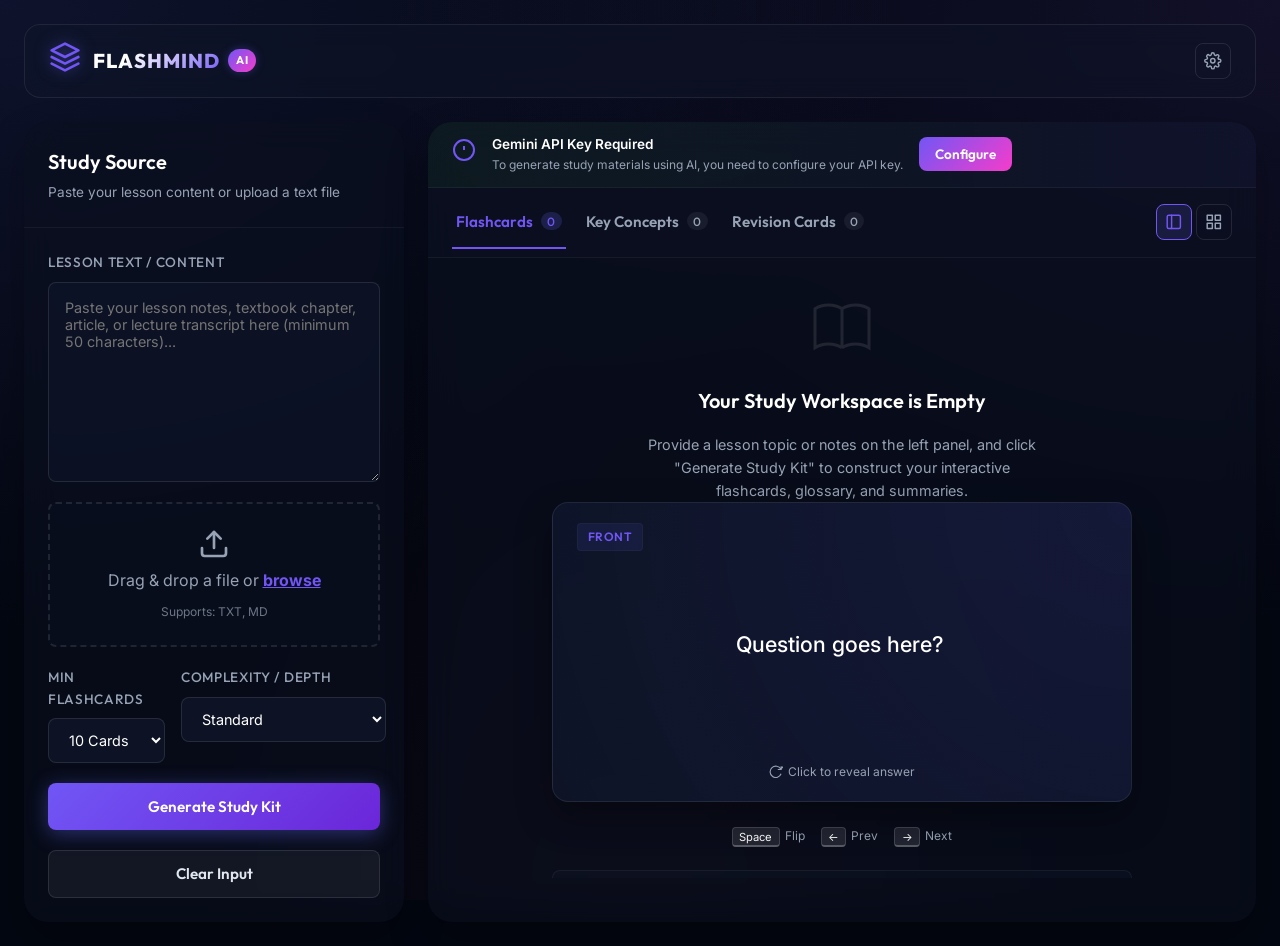
<file: AI Flashcard Generator/index.html>
<!DOCTYPE html>
<html lang="en">
<head>
    <meta charset="UTF-8">
    <meta name="viewport" content="width=device-width, initial-scale=1.0">
    <title>FlashMind AI — AI Flashcard Generator</title>
    <!-- Google Fonts -->
    <link rel="preconnect" href="https://fonts.googleapis.com">
    <link rel="preconnect" href="https://fonts.gstatic.com" crossorigin>
    <link href="https://fonts.googleapis.com/css2?family=Inter:wght@300;400;500;600;700&family=Outfit:wght@400;500;600;700;800&display=swap" rel="stylesheet">
    <!-- Main Stylesheet -->
    <link rel="stylesheet" href="styles.css">
</head>
<body>
    <div class="app-container">
        <!-- Sidebar Navigation / Logo & Brand -->
        <header class="app-header">
            <div class="brand-container">
                <div class="brand-logo">
                    <svg viewBox="0 0 24 24" fill="none" xmlns="http://www.w3.org/2000/svg">
                        <path d="M12 2L2 7L12 12L22 7L12 2Z" stroke="currentColor" stroke-width="2" stroke-linejoin="round"/>
                        <path d="M2 17L12 22L22 17" stroke="currentColor" stroke-width="2" stroke-linecap="round" stroke-linejoin="round"/>
                        <path d="M2 12L12 17L22 12" stroke="currentColor" stroke-width="2" stroke-linecap="round" stroke-linejoin="round"/>
                    </svg>
                </div>
                <div class="brand-text">
                    <h1>FLASHMIND</h1>
                    <span class="badge">AI</span>
                </div>
            </div>
            <div class="header-actions">
                <button id="open-settings-btn" class="icon-btn" aria-label="Settings" title="API Key Settings">
                    <svg viewBox="0 0 24 24" fill="none" stroke="currentColor" stroke-width="2" stroke-linecap="round" stroke-linejoin="round">
                        <circle cx="12" cy="12" r="3"></circle>
                        <path d="M19.4 15a1.65 1.65 0 0 0 .33 1.82l.06.06a2 2 0 1 1-2.83 2.83l-.06-.06a1.65 1.65 0 0 0-1.82-.33 1.65 1.65 0 0 0-1 1.51V21a2 2 0 0 1-4 0v-.09A1.65 1.65 0 0 0 9 19.4a1.65 1.65 0 0 0-1.82.33l-.06.06a2 2 0 1 1-2.83-2.83l.06-.06a1.65 1.65 0 0 0 .33-1.82 1.65 1.65 0 0 0-1.51-1H3a2 2 0 0 1 0-4h.09A1.65 1.65 0 0 0 4.6 9a1.65 1.65 0 0 0-.33-1.82l-.06-.06a2 2 0 1 1 2.83-2.83l.06.06a1.65 1.65 0 0 0 1.82.33H9a1.65 1.65 0 0 0 1-1.51V3a2 2 0 0 1 4 0v.09a1.65 1.65 0 0 0 1 1.51 1.65 1.65 0 0 0 1.82-.33l.06-.06a2 2 0 1 1 2.83 2.83l-.06.06a1.65 1.65 0 0 0-.33 1.82V9a1.65 1.65 0 0 0 1.51 1H21a2 2 0 0 1 0 4h-.09a1.65 1.65 0 0 0-1.51 1z"></path>
                    </svg>
                </button>
            </div>
        </header>

        <main class="app-workspace">
            <!-- Left Panel: Input Section -->
            <section class="panel input-panel">
                <div class="panel-header">
                    <h2>Study Source</h2>
                    <p class="panel-subtitle">Paste your lesson content or upload a text file</p>
                </div>
                
                <div class="panel-body">
                    <!-- Text Input area -->
                    <div class="input-group">
                        <label for="lesson-text">Lesson Text / Content</label>
                        <textarea id="lesson-text" placeholder="Paste your lesson notes, textbook chapter, article, or lecture transcript here (minimum 50 characters)..." minlength="50"></textarea>
                    </div>

                    <!-- File Uploader Dropzone -->
                    <div class="file-uploader" id="dropzone">
                        <input type="file" id="file-input" accept=".txt,.md,.json,.csv" hidden>
                        <div class="dropzone-content">
                            <svg viewBox="0 0 24 24" fill="none" stroke="currentColor" stroke-width="2" stroke-linecap="round" stroke-linejoin="round">
                                <path d="M21 15v4a2 2 0 0 1-2 2H5a2 2 0 0 1-2-2v-4"></path>
                                <polyline points="17 8 12 3 7 8"></polyline>
                                <line x1="12" y1="3" x2="12" y2="15"></line>
                            </svg>
                            <span>Drag & drop a file or <strong class="select-link">browse</strong></span>
                            <span class="file-types">Supports: TXT, MD</span>
                        </div>
                        <div class="file-selected-indicator" id="file-indicator">
                            <span class="file-name">filename.txt</span>
                            <button type="button" id="remove-file-btn" class="close-btn" title="Remove file">&times;</button>
                        </div>
                    </div>

                    <!-- Configuration Parameters -->
                    <div class="config-grid">
                        <div class="input-group">
                            <label for="card-count">Min Flashcards</label>
                            <select id="card-count">
                                <option value="10" selected>10 Cards</option>
                                <option value="15">15 Cards</option>
                                <option value="20">20 Cards</option>
                                <option value="30">30 Cards</option>
                            </select>
                        </div>
                        <div class="input-group">
                            <label for="depth-level">Complexity / Depth</label>
                            <select id="depth-level">
                                <option value="standard" selected>Standard</option>
                                <option value="detailed">In-Depth / Conceptual</option>
                            </select>
                        </div>
                    </div>

                    <!-- Action Button -->
                    <button id="generate-btn" class="btn btn-primary btn-glow">
                        <span class="btn-text">Generate Study Kit</span>
                        <div class="spinner" id="generate-spinner"></div>
                    </button>
                    
                    <button id="clear-input-btn" class="btn btn-secondary">
                        Clear Input
                    </button>
                </div>
            </section>

            <!-- Right Panel: Output Workspace -->
            <section class="panel output-panel">
                <!-- API Alert if API Key is missing -->
                <div id="api-alert" class="api-alert-banner">
                    <div class="alert-icon">
                        <svg viewBox="0 0 24 24" fill="none" stroke="currentColor" stroke-width="2">
                            <circle cx="12" cy="12" r="10"></circle>
                            <line x1="12" y1="8" x2="12" y2="12"></line>
                            <line x1="12" y1="16" x2="12.01" y2="16"></line>
                        </svg>
                    </div>
                    <div class="alert-content">
                        <h4>Gemini API Key Required</h4>
                        <p>To generate study materials using AI, you need to configure your API key.</p>
                    </div>
                    <button id="setup-api-alert-btn" class="btn btn-sm btn-accent">Configure</button>
                </div>

                <div class="workspace-header">
                    <!-- Workspace Tabs -->
                    <nav class="workspace-tabs" role="tablist">
                        <button class="tab-link active" data-tab="flashcards" role="tab" aria-selected="true">
                            Flashcards <span class="tab-count" id="flashcard-count">0</span>
                        </button>
                        <button class="tab-link" data-tab="concepts" role="tab" aria-selected="false">
                            Key Concepts <span class="tab-count" id="concept-count">0</span>
                        </button>
                        <button class="tab-link" data-tab="revision" role="tab" aria-selected="false">
                            Revision Cards <span class="tab-count" id="revision-count">0</span>
                        </button>
                    </nav>

                    <!-- View Options (Only shown/relevant on Flashcards tab) -->
                    <div class="view-controls" id="flashcard-view-controls">
                        <button class="icon-btn active" id="view-carousel-btn" title="Carousel View" aria-label="Carousel View">
                            <svg viewBox="0 0 24 24" fill="none" stroke="currentColor" stroke-width="2" stroke-linecap="round" stroke-linejoin="round">
                                <rect x="3" y="3" width="18" height="18" rx="2" ry="2"></rect>
                                <line x1="9" y1="3" x2="9" y2="21"></line>
                            </svg>
                        </button>
                        <button class="icon-btn" id="view-grid-btn" title="Grid View" aria-label="Grid View">
                            <svg viewBox="0 0 24 24" fill="none" stroke="currentColor" stroke-width="2" stroke-linecap="round" stroke-linejoin="round">
                                <rect x="3" y="3" width="7" height="7"></rect>
                                <rect x="14" y="3" width="7" height="7"></rect>
                                <rect x="14" y="14" width="7" height="7"></rect>
                                <rect x="3" y="14" width="7" height="7"></rect>
                            </svg>
                        </button>
                    </div>
                </div>

                <div class="workspace-body">
                    <!-- Loading / Placeholder States -->
                    <div class="workspace-placeholder" id="workspace-placeholder">
                        <div class="placeholder-icon">
                            <svg viewBox="0 0 24 24" fill="none" stroke="currentColor" stroke-width="1.5">
                                <path d="M12 6.253v13m0-13C10.832 5.477 9.246 5 7.5 5S4.168 5.477 3 6.253v13C4.168 18.477 5.754 18 7.5 18s3.332.477 4.5 1.253m0-13C13.168 5.477 14.754 5 16.5 5c1.747 0 3.332.477 4.5 1.253v13C19.832 18.477 18.247 18 16.5 18c-1.746 0-3.332.477-4.5 1.253"></path>
                            </svg>
                        </div>
                        <h3>Your Study Workspace is Empty</h3>
                        <p>Provide a lesson topic or notes on the left panel, and click "Generate Study Kit" to construct your interactive flashcards, glossary, and summaries.</p>
                    </div>

                    <div class="workspace-loading" id="workspace-loading" style="display: none;">
                        <div class="spinner-container">
                            <div class="double-bounce1"></div>
                            <div class="double-bounce2"></div>
                        </div>
                        <h3>Structuring Study Materials...</h3>
                        <p id="loading-step">Analyzing contents and constructing API request...</p>
                        <!-- Progress bar -->
                        <div class="progress-bar-container">
                            <div class="progress-bar-fill" id="loading-progress-bar" style="width: 15%;"></div>
                        </div>
                    </div>

                    <!-- TAB CONTENTS -->
                    <div class="tab-contents">
                        <!-- Flashcards Tab Content -->
                        <div class="tab-pane active" id="tab-flashcards">
                            <!-- Single Carousel View -->
                            <div class="carousel-view-container" id="carousel-view-container">
                                <div class="flashcard-carousel">
                                    <!-- 3D Flashcard -->
                                    <div class="flashcard-3d-wrapper">
                                        <div class="flashcard" id="active-flashcard" role="button" tabindex="0" aria-label="Flashcard. Press space to flip.">
                                            <div class="flashcard-face flashcard-front">
                                                <div class="card-tag">Front</div>
                                                <div class="card-text" id="card-front-text">Question goes here?</div>
                                                <div class="card-hint">
                                                    <svg viewBox="0 0 24 24" fill="none" stroke="currentColor" stroke-width="2">
                                                        <path d="M21.5 2v6h-6M21.34 15.57a10 10 0 1 1-.57-8.38l5.67-5.67"></path>
                                                    </svg>
                                                    Click to reveal answer
                                                </div>
                                            </div>
                                            <div class="flashcard-face flashcard-back">
                                                <div class="card-tag">Back</div>
                                                <div class="card-text" id="card-back-text">Answer goes here.</div>
                                                <div class="card-hint">Click to flip back</div>
                                            </div>
                                        </div>
                                    </div>
                                    
                                    <!-- Keyboard Helper Hints -->
                                    <div class="keyboard-hints">
                                        <span><kbd>Space</kbd> Flip</span>
                                        <span><kbd>&larr;</kbd> Prev</span>
                                        <span><kbd>&rarr;</kbd> Next</span>
                                    </div>

                                    <!-- Deck Navigation controls -->
                                    <div class="deck-controls">
                                        <button id="prev-card-btn" class="btn btn-outline" title="Previous Card (Left Arrow)">
                                            <svg viewBox="0 0 24 24" fill="none" stroke="currentColor" stroke-width="2" stroke-linecap="round" stroke-linejoin="round">
                                                <line x1="19" y1="12" x2="5" y2="12"></line>
                                                <polyline points="12 19 5 12 12 5"></polyline>
                                            </svg>
                                        </button>
                                        
                                        <div class="deck-progress">
                                            <span id="deck-progress-text">Card 1 of 10</span>
                                            <div class="deck-progress-bar">
                                                <div class="deck-progress-bar-fill" id="deck-progress-fill" style="width: 10%;"></div>
                                            </div>
                                        </div>

                                        <button id="next-card-btn" class="btn btn-outline" title="Next Card (Right Arrow)">
                                            <svg viewBox="0 0 24 24" fill="none" stroke="currentColor" stroke-width="2" stroke-linecap="round" stroke-linejoin="round">
                                                <line x1="5" y1="12" x2="19" y2="12"></line>
                                                <polyline points="12 5 19 12 12 19"></polyline>
                                            </svg>
                                        </button>
                                    </div>

                                    <!-- Review and Bookmark actions -->
                                    <div class="card-actions-row">
                                        <button id="star-card-btn" class="btn btn-sm btn-outline">
                                            <svg viewBox="0 0 24 24" fill="none" stroke="currentColor" stroke-width="2" id="star-icon">
                                                <polygon points="12 2 15.09 8.26 22 9.27 17 14.14 18.18 21.02 12 17.77 5.82 21.02 7 14.14 2 9.27 8.91 8.26 12 2"></polygon>
                                            </svg>
                                            <span id="star-btn-text">Star Card</span>
                                        </button>
                                        <button id="learned-card-btn" class="btn btn-sm btn-outline">
                                            <svg viewBox="0 0 24 24" fill="none" stroke="currentColor" stroke-width="2" id="check-icon">
                                                <polyline points="20 6 9 17 4 12"></polyline>
                                            </svg>
                                            <span id="learned-btn-text">Mark Learned</span>
                                        </button>
                                    </div>
                                </div>
                            </div>
                            
                            <!-- Grid View Container (Hidden by default) -->
                            <div class="grid-view-container" id="grid-view-container" style="display: none;">
                                <div class="flashcard-grid" id="flashcard-grid-root">
                                    <!-- Generated cards dynamically injected here -->
                                </div>
                            </div>
                        </div>

                        <!-- Key Concepts Tab Content -->
                        <div class="tab-pane" id="tab-concepts">
                            <div class="search-box-container">
                                <svg viewBox="0 0 24 24" fill="none" stroke="currentColor" stroke-width="2" stroke-linecap="round" stroke-linejoin="round" class="search-icon">
                                    <circle cx="11" cy="11" r="8"></circle>
                                    <line x1="21" y1="21" x2="16.65" y2="16.65"></line>
                                </svg>
                                <input type="text" id="concepts-search" placeholder="Search key terms and definitions...">
                                <button type="button" id="clear-search-btn" class="close-btn" style="display: none;">&times;</button>
                            </div>
                            <div class="glossary-list" id="glossary-root">
                                <!-- Glossary items dynamically injected here -->
                            </div>
                        </div>

                        <!-- Revision Cards Tab Content -->
                        <div class="tab-pane" id="tab-revision">
                            <div class="revision-cards-deck" id="revision-deck-root">
                                <!-- Revision summary cards dynamically injected here -->
                            </div>
                        </div>
                    </div>
                </div>

                <!-- Export & Workspace Footer Actions -->
                <div class="workspace-footer" id="workspace-footer" style="display: none;">
                    <div class="footer-stats">
                        <span id="learned-stats-text">0 of 0 cards learned</span>
                    </div>
                    <div class="export-actions">
                        <button id="copy-markdown-btn" class="btn btn-sm btn-outline">
                            <svg viewBox="0 0 24 24" fill="none" stroke="currentColor" stroke-width="2" stroke-linecap="round" stroke-linejoin="round">
                                <rect x="9" y="9" width="13" height="13" rx="2" ry="2"></rect>
                                <path d="M5 15H4a2 2 0 0 1-2-2V4a2 2 0 0 1 2-2h9a2 2 0 0 1 2 2v1"></path>
                            </svg>
                            Copy MD
                        </button>
                        <button id="download-json-btn" class="btn btn-sm btn-outline">
                            <svg viewBox="0 0 24 24" fill="none" stroke="currentColor" stroke-width="2" stroke-linecap="round" stroke-linejoin="round">
                                <path d="M21 15v4a2 2 0 0 1-2 2H5a2 2 0 0 1-2-2v-4"></path>
                                <polyline points="7 10 12 15 17 10"></polyline>
                                <line x1="12" y1="15" x2="12" y2="3"></line>
                            </svg>
                            Export JSON
                        </button>
                        <button id="print-btn" class="btn btn-sm btn-outline">
                            <svg viewBox="0 0 24 24" fill="none" stroke="currentColor" stroke-width="2" stroke-linecap="round" stroke-linejoin="round">
                                <polyline points="6 9 6 2 18 2 18 9"></polyline>
                                <path d="M6 18H4a2 2 0 0 1-2-2v-5a2 2 0 0 1 2-2h16a2 2 0 0 1 2 2v5a2 2 0 0 1-2 2h-2"></path>
                                <rect x="6" y="14" width="12" height="8"></rect>
                            </svg>
                            Print/PDF
                        </button>
                    </div>
                </div>
            </section>
        </main>
    </div>

    <!-- SETTINGS MODAL -->
    <div class="modal-overlay" id="settings-modal" style="display: none;">
        <div class="modal-dialog">
            <div class="modal-header">
                <h3>Settings & Integrations</h3>
                <button type="button" id="close-settings-btn" class="close-btn" aria-label="Close settings modal">&times;</button>
            </div>
            <div class="modal-body">
                <div class="api-status-banner" id="api-status-banner">
                    <span class="status-indicator"></span>
                    <span class="status-text" id="api-status-text">No API Key Configured</span>
                </div>

                <div class="input-group">
                    <label for="gemini-key">Gemini API Key</label>
                    <div class="password-input-wrapper">
                        <input type="password" id="gemini-key" placeholder="AIzaSy...">
                        <button type="button" id="toggle-key-visibility" class="toggle-btn" aria-label="Toggle password visibility">
                            <svg viewBox="0 0 24 24" fill="none" stroke="currentColor" stroke-width="2" class="eye-open">
                                <path d="M1 12s4-8 11-8 11 8 11 8-4 8-11 8-11-8-11-8z"></path>
                                <circle cx="12" cy="12" r="3"></circle>
                            </svg>
                        </button>
                    </div>
                </div>

                <div class="instructions-card">
                    <h4>How to get a Gemini API Key?</h4>
                    <ol>
                        <li>Go to <a href="https://aistudio.google.com/" target="_blank" rel="noopener noreferrer">Google AI Studio</a>.</li>
                        <li>Sign in with your Google account.</li>
                        <li>Click on the <strong>"Get API key"</strong> button in the top left.</li>
                        <li>Click <strong>"Create API key"</strong>, select your project or create a new one, and copy the generated key.</li>
                        <li>Paste the key in the input above. It is free for standard developer tiers.</li>
                    </ol>
                    <p class="security-note">
                        <svg viewBox="0 0 24 24" fill="none" stroke="currentColor" stroke-width="2" class="shield-icon">
                            <path d="M12 22s8-4 8-10V5l-8-3-8 3v7c0 6 8 10 8 10z"></path>
                        </svg>
                        Your API key is stored locally in your browser's private storage (localStorage) and never uploaded to any remote servers.
                    </p>
                </div>
            </div>
            <div class="modal-footer">
                <button id="clear-key-btn" class="btn btn-secondary text-danger">Delete Key</button>
                <button id="save-settings-btn" class="btn btn-primary">Save Changes</button>
            </div>
        </div>
    </div>

    <!-- Dynamic Toast Notification Container -->
    <div class="toast-container" id="toast-container"></div>
    
    <!-- Main Application Script -->
    <script src="app.js"></script>
</body>
</html>
</file>
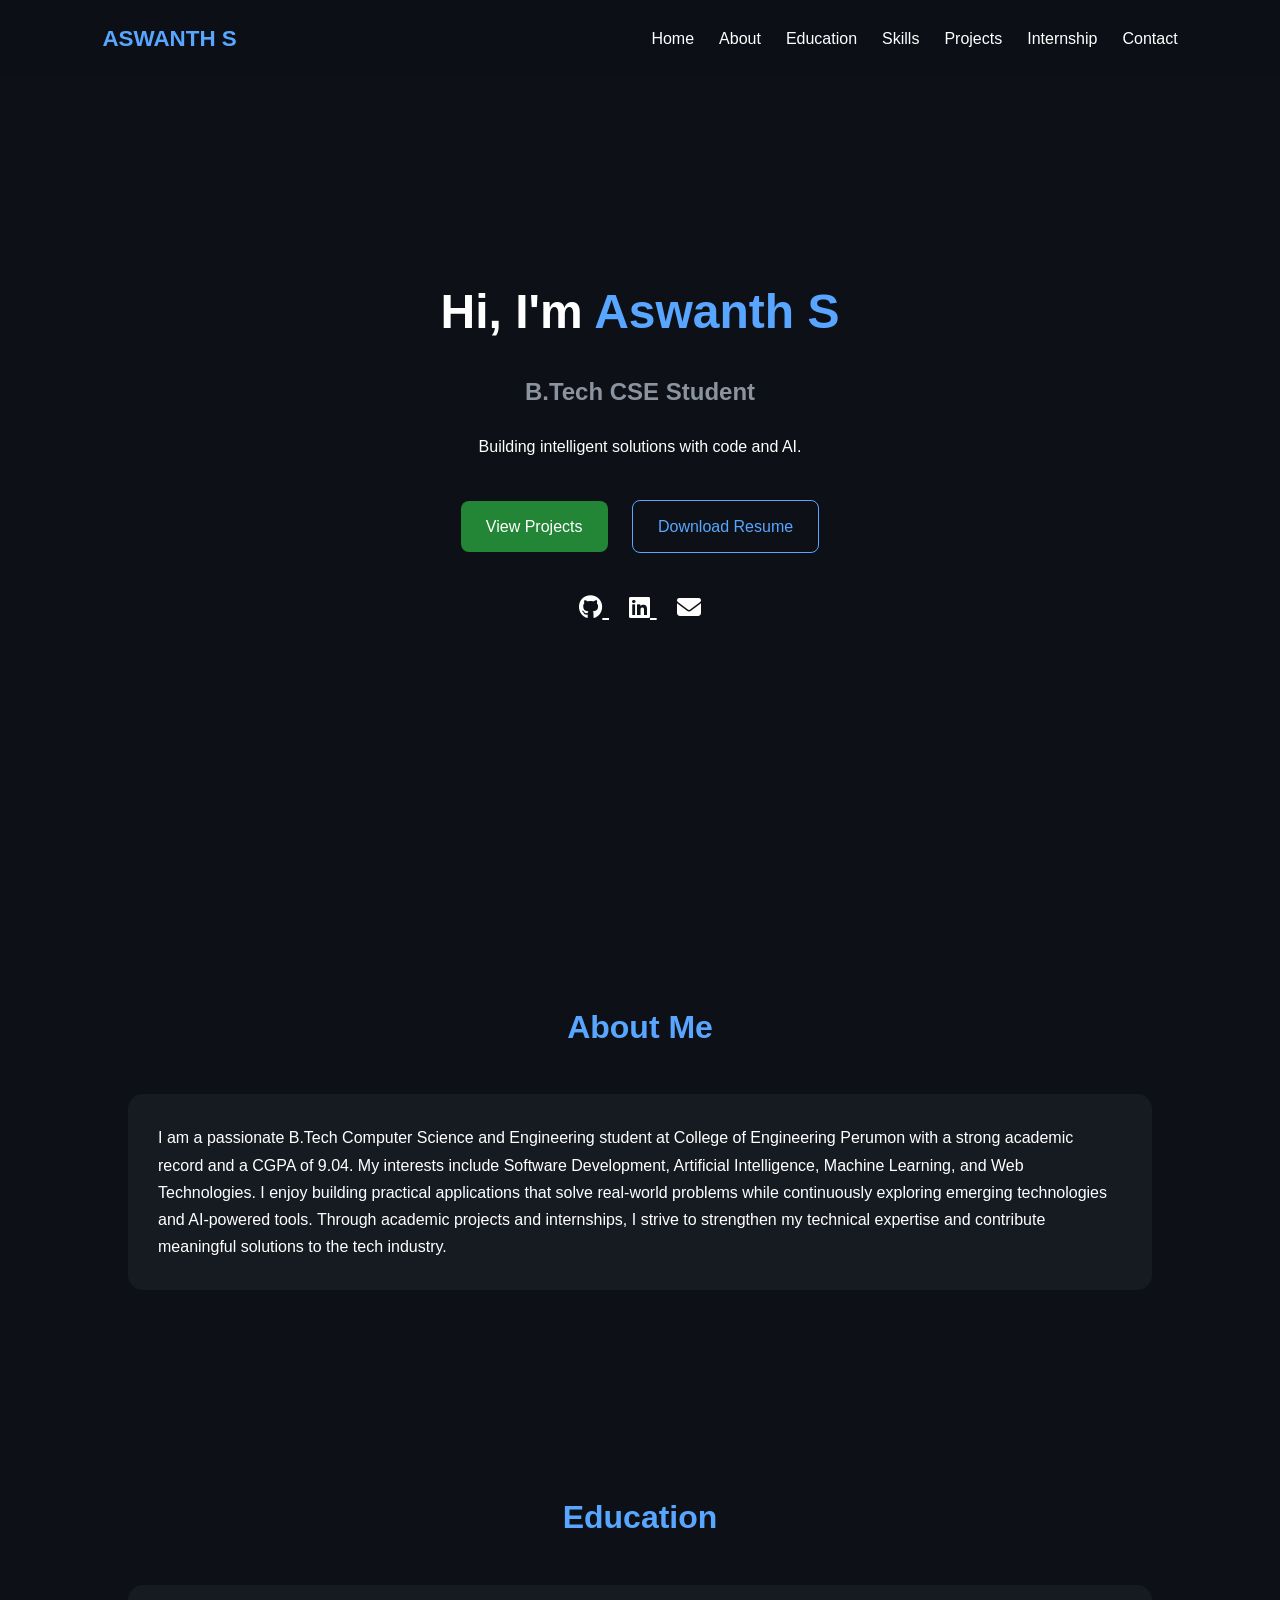
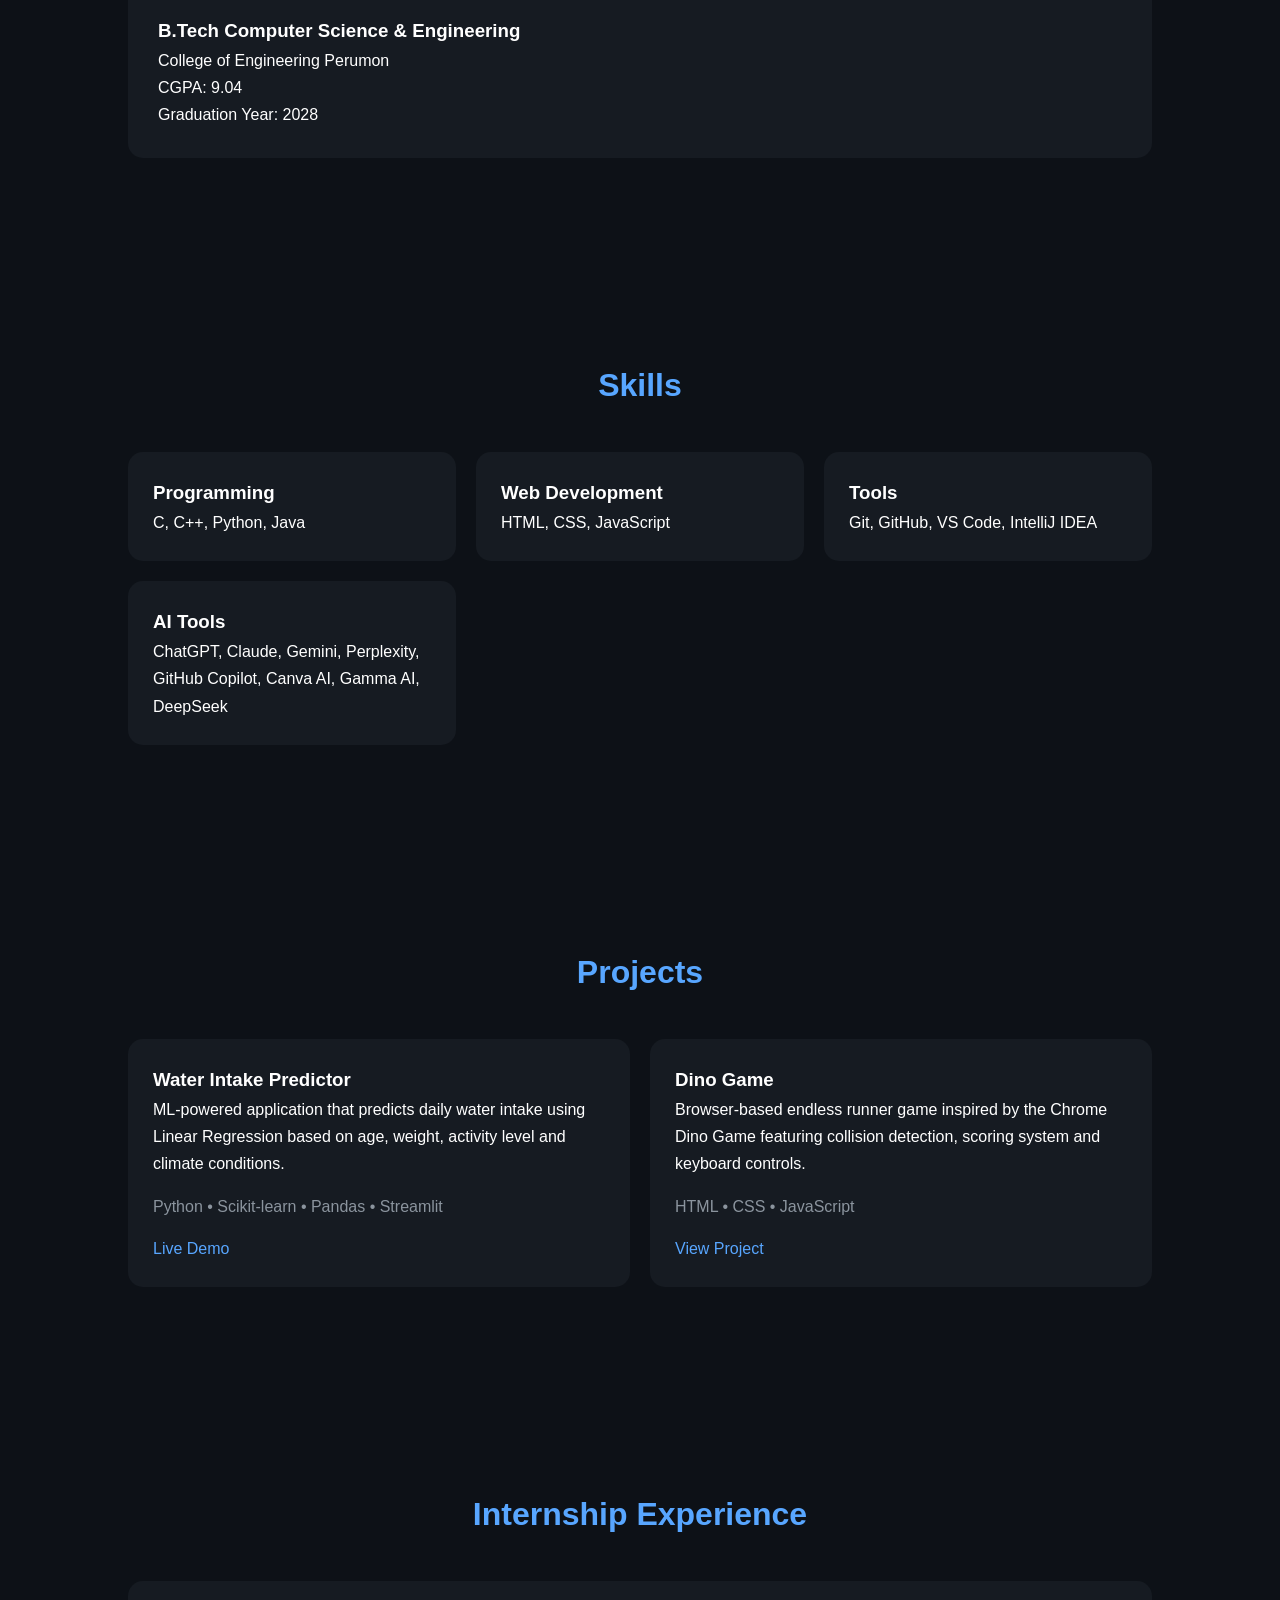
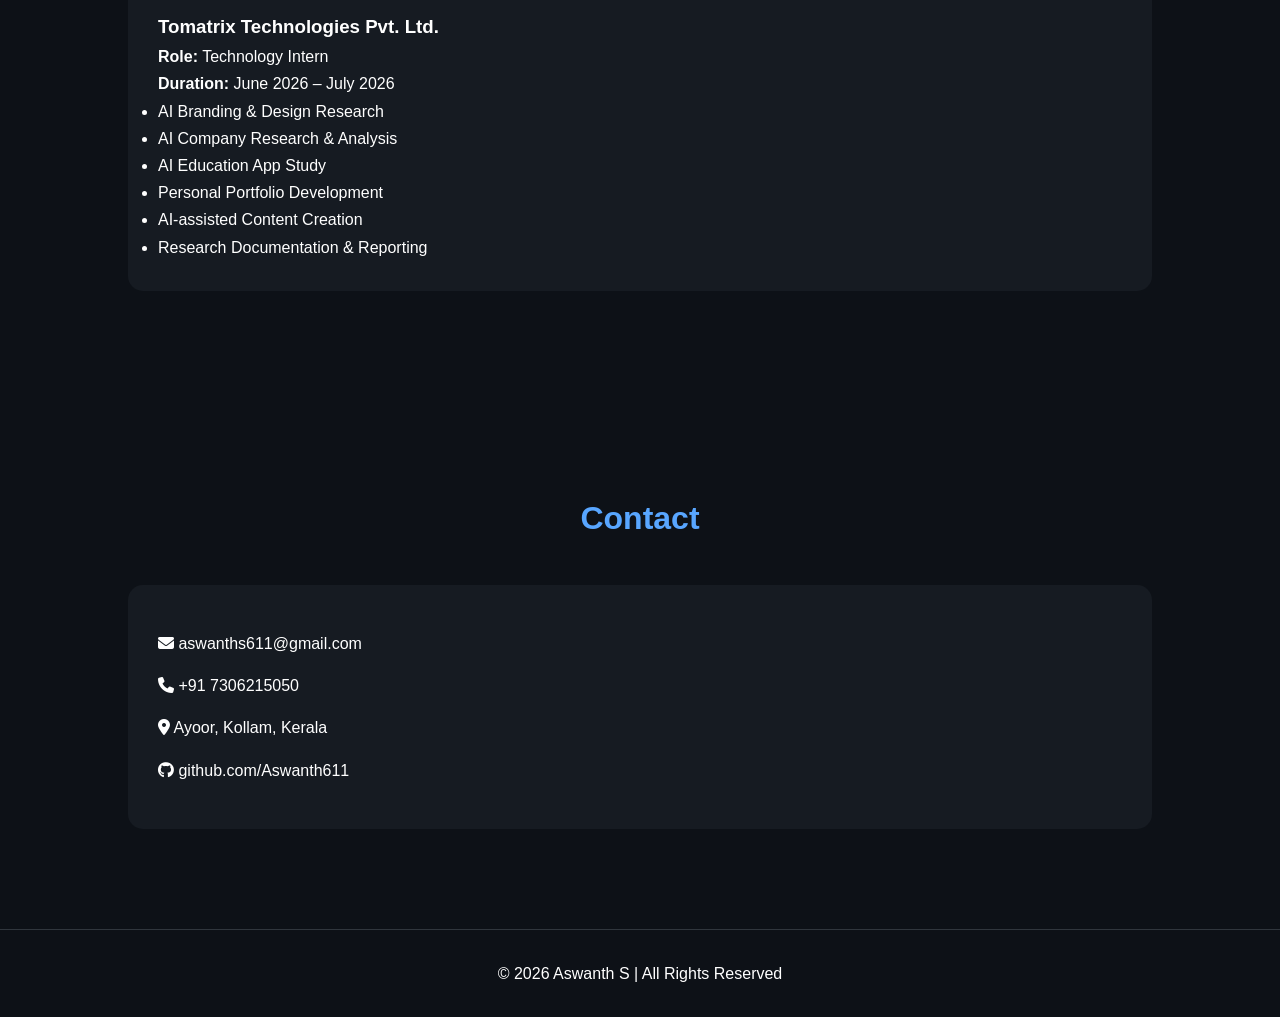
<file: portfolio/index.html>
<!DOCTYPE html>
<html lang="en">
<head>
    <meta charset="UTF-8">
    <meta name="viewport" content="width=device-width, initial-scale=1.0">
    <title>Aswanth S | Portfolio</title>
    <link rel="stylesheet" href="style.css">
    <link rel="stylesheet"
        href="https://cdnjs.cloudflare.com/ajax/libs/font-awesome/6.5.2/css/all.min.css">
</head>
<body>

    <div class="cursor-glow"></div>

    <header>
        <nav class="navbar">
            <div class="logo">ASWANTH S</div>

            <ul class="nav-links">
                <li><a href="#home">Home</a></li>
                <li><a href="#about">About</a></li>
                <li><a href="#education">Education</a></li>
                <li><a href="#skills">Skills</a></li>
                <li><a href="#projects">Projects</a></li>
                <li><a href="#internship">Internship</a></li>
                <li><a href="#contact">Contact</a></li>
            </ul>

            <div class="hamburger">
                <i class="fas fa-bars"></i>
            </div>
        </nav>
    </header>

    <section id="home" class="hero">
        <div class="hero-content">
            <h1>Hi, I'm <span>Aswanth S</span></h1>

            <h2>
                <span id="typing"></span>
            </h2>

            <p>
                Building intelligent solutions with code and AI.
            </p>

            <div class="hero-buttons">
                <a href="#projects" class="btn primary">View Projects</a>
                <a href="./resume.pdf" class="btn secondary" target="_blank">
                    Download Resume
                </a>
            </div>

            <div class="socials">
                <a href="https://github.com/Aswanth611" target="_blank">
                    <i class="fab fa-github"></i>
                </a>

                <a href="https://www.linkedin.com/in/aswanth-s-3184a4339" target="_blank">
                    <i class="fab fa-linkedin"></i>
                </a>

                <a href="mailto:aswanths611@gmail.com">
                    <i class="fas fa-envelope"></i>
                </a>
            </div>
        </div>
    </section>

    <section id="about" class="section reveal">
        <h2 class="section-title">About Me</h2>

        <div class="card">
            <p>
                I am a passionate B.Tech Computer Science and Engineering student at
                College of Engineering Perumon with a strong academic record and a CGPA of 9.04.
                My interests include Software Development, Artificial Intelligence,
                Machine Learning, and Web Technologies.
                I enjoy building practical applications that solve real-world problems
                while continuously exploring emerging technologies and AI-powered tools.
                Through academic projects and internships, I strive to strengthen my
                technical expertise and contribute meaningful solutions to the tech industry.
            </p>
        </div>
    </section>

    <section id="education" class="section reveal">
        <h2 class="section-title">Education</h2>

        <div class="card">
            <h3>B.Tech Computer Science & Engineering</h3>
            <p>College of Engineering Perumon</p>
            <p>CGPA: 9.04</p>
            <p>Graduation Year: 2028</p>
        </div>
    </section>

    <section id="skills" class="section reveal">
        <h2 class="section-title">Skills</h2>

        <div class="skills-grid">

            <div class="skill-card">
                <h3>Programming</h3>
                <p>C, C++, Python, Java</p>
            </div>

            <div class="skill-card">
                <h3>Web Development</h3>
                <p>HTML, CSS, JavaScript</p>
            </div>

            <div class="skill-card">
                <h3>Tools</h3>
                <p>Git, GitHub, VS Code, IntelliJ IDEA</p>
            </div>

            <div class="skill-card">
                <h3>AI Tools</h3>
                <p>
                    ChatGPT, Claude, Gemini,
                    Perplexity, GitHub Copilot,
                    Canva AI, Gamma AI, DeepSeek
                </p>
            </div>

        </div>
    </section>

    <section id="projects" class="section reveal">
        <h2 class="section-title">Projects</h2>

        <div class="projects-grid">

            <div class="project-card">
                <h3>Water Intake Predictor</h3>

                <p>
                    ML-powered application that predicts daily water intake
                    using Linear Regression based on age, weight,
                    activity level and climate conditions.
                </p>

                <div class="tech">
                    Python • Scikit-learn • Pandas • Streamlit
                </div>

                <a href="https://water-intake-predictor.streamlit.app/"
                    target="_blank"
                    class="project-btn">
                    Live Demo
                </a>
            </div>

            <div class="project-card">
                <h3>Dino Game</h3>

                <p>
                    Browser-based endless runner game inspired by the
                    Chrome Dino Game featuring collision detection,
                    scoring system and keyboard controls.
                </p>

                <div class="tech">
                    HTML • CSS • JavaScript
                </div>

                <a href="https://aswanth611.github.io/SHIP/dino_game/"
                    target="_blank"
                    class="project-btn">
                    View Project
                </a>
            </div>

        </div>
    </section>

    <section id="internship" class="section reveal">
        <h2 class="section-title">Internship Experience</h2>

        <div class="card">

            <h3>Tomatrix Technologies Pvt. Ltd.</h3>

            <p><strong>Role:</strong> Technology Intern</p>

            <p><strong>Duration:</strong> June 2026 – July 2026</p>

            <ul>
                <li>AI Branding & Design Research</li>
                <li>AI Company Research & Analysis</li>
                <li>AI Education App Study</li>
                <li>Personal Portfolio Development</li>
                <li>AI-assisted Content Creation</li>
                <li>Research Documentation & Reporting</li>
            </ul>

        </div>
    </section>

    <section id="contact" class="section reveal">
        <h2 class="section-title">Contact</h2>

        <div class="card contact-card">

            <p><i class="fas fa-envelope"></i> aswanths611@gmail.com</p>

            <p><i class="fas fa-phone"></i> +91 7306215050</p>

            <p><i class="fas fa-location-dot"></i> Ayoor, Kollam, Kerala</p>

            <p>
                <i class="fab fa-github"></i>
                github.com/Aswanth611
            </p>

        </div>
    </section>

    <footer>
        <p>© 2026 Aswanth S | All Rights Reserved</p>
    </footer>

    <script src="script.js"></script>

</body>
</html>
</file>
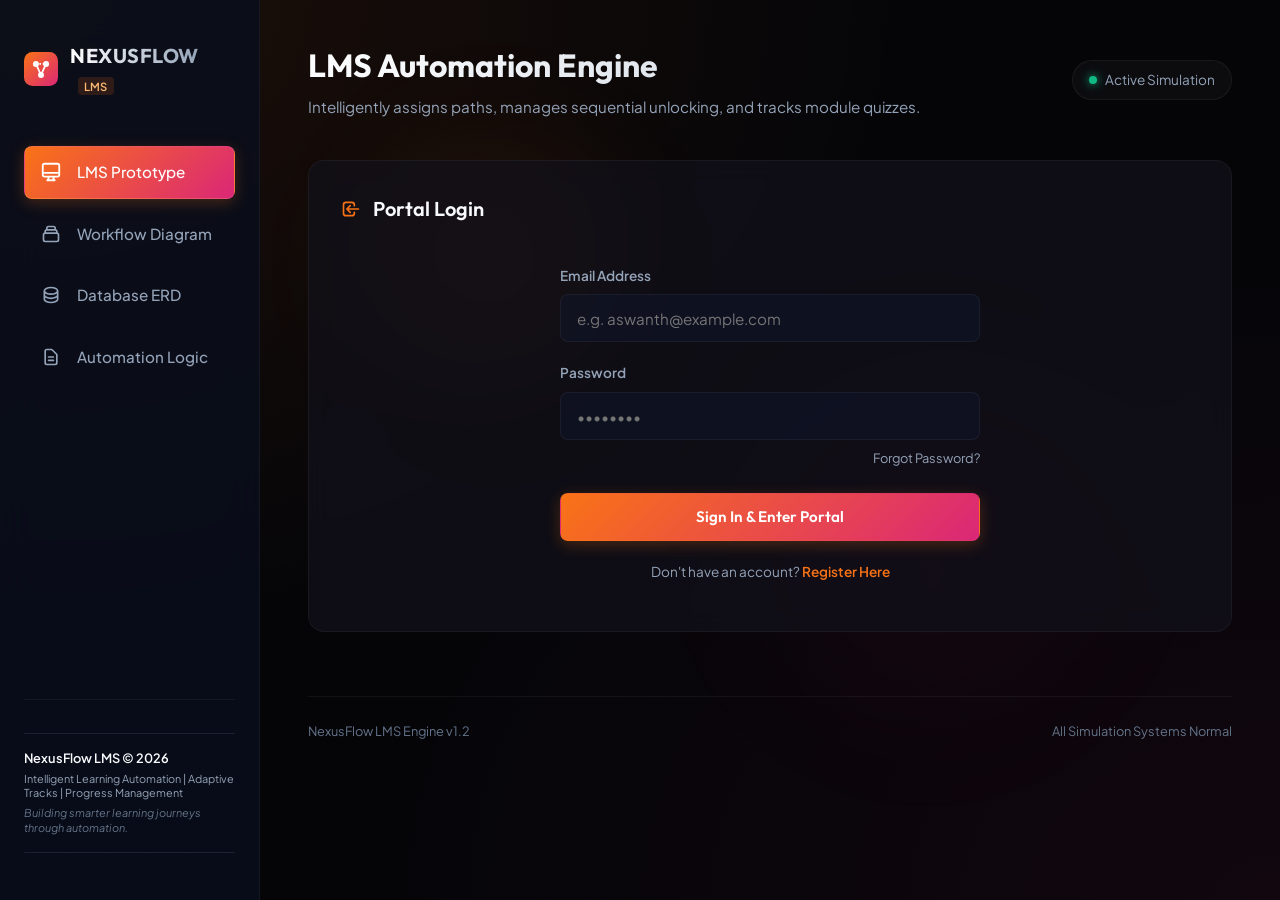
<file: Track-Based LMS Automation Engine/index.html>
<!DOCTYPE html>
<html lang="en">
<head>
  <meta charset="UTF-8">
  <meta name="viewport" content="width=device-width, initial-scale=1.0">
  <title>NexusFlow LMS - Automation Engine</title>
  <link rel="stylesheet" href="style.css">
  <link rel="icon" href="data:image/svg+xml,<svg xmlns=%22http://www.w3.org/2000/svg%22 viewBox=%220 0 100 100%22><text y=%22.9em%22 font-size=%2280%22>⚡</text></svg>">
</head>
<body>

  <div class="app-container">
    
    <!-- Sidebar Navigation -->
    <aside class="sidebar">
      <div class="brand">
        <div class="brand-logo">
          <svg width="34" height="34" viewBox="0 0 40 40" fill="none" xmlns="http://www.w3.org/2000/svg">
            <rect width="40" height="40" rx="10" fill="url(#logoGrad)" />
            <circle cx="14" cy="14" r="3.5" fill="#ffffff" class="logo-node logo-node-1" />
            <circle cx="26" cy="14" r="3.5" fill="#ffffff" class="logo-node logo-node-2" />
            <circle cx="20" cy="27" r="3.5" fill="#ffffff" class="logo-node logo-node-3" />
            <line x1="14" y1="14" x2="20" y2="27" stroke="#ffffff" stroke-width="2" class="logo-edge" />
            <line x1="26" y1="14" x2="20" y2="27" stroke="#ffffff" stroke-width="2" class="logo-edge" />
            <line x1="14" y1="14" x2="26" y2="14" stroke="#ffffff" stroke-width="2" stroke-dasharray="2 2" class="logo-edge" />
            <defs>
              <linearGradient id="logoGrad" x1="0" y1="0" x2="40" y2="40" gradientUnits="userSpaceOnUse">
                <stop stop-color="#f97316" />
                <stop offset="1" stop-color="#db2777" />
              </linearGradient>
            </defs>
          </svg>
        </div>
        <div>
          <span class="brand-name">NEXUSFLOW</span>
          <span class="brand-tag">LMS</span>
        </div>
      </div>
      
      <ul class="nav-menu">
        <li class="nav-item">
          <a class="nav-link active" data-tab="prototype">
            <svg fill="none" stroke="currentColor" viewBox="0 0 24 24" xmlns="http://www.w3.org/2000/svg">
              <path stroke-linecap="round" stroke-linejoin="round" stroke-width="2" d="M9.75 17L9 20l-1 1h8l-1-1-.75-3M3 13h18M5 17h14a2 2 0 002-2V5a2 2 0 00-2-2H5a2 2 0 00-2 2v10a2 2 0 002 2z"></path>
            </svg>
            LMS Prototype
          </a>
        </li>
        <li class="nav-item">
          <a class="nav-link" data-tab="workflow">
            <svg fill="none" stroke="currentColor" viewBox="0 0 24 24" xmlns="http://www.w3.org/2000/svg">
              <path stroke-linecap="round" stroke-linejoin="round" stroke-width="2" d="M19 11H5m14 0a2 2 0 012 2v6a2 2 0 01-2 2H5a2 2 0 01-2-2v-6a2 2 0 012-2m14 0V9a2 2 0 00-2-2M5 11V9a2 2 0 012-2m0 0V5a2 2 0 012-2h6a2 2 0 012 2v2M7 7h10"></path>
            </svg>
            Workflow Diagram
          </a>
        </li>
        <li class="nav-item">
          <a class="nav-link" data-tab="erd">
            <svg fill="none" stroke="currentColor" viewBox="0 0 24 24" xmlns="http://www.w3.org/2000/svg">
              <path stroke-linecap="round" stroke-linejoin="round" stroke-width="2" d="M4 7v10c0 2.21 3.58 4 8 4s8-1.79 8-4V7M4 7c0 2.21 3.58 4 8 4s8-1.79 8-4M4 7c0-2.21 3.58-4 8-4s8 1.79 8 4m0 5c0 2.21-3.58 4-8 4s-8-1.79-8-4"></path>
            </svg>
            Database ERD
          </a>
        </li>
        <li class="nav-item">
          <a class="nav-link" data-tab="logic">
            <svg fill="none" stroke="currentColor" viewBox="0 0 24 24" xmlns="http://www.w3.org/2000/svg">
              <path stroke-linecap="round" stroke-linejoin="round" stroke-width="2" d="M9 12h6m-6 4h6m2 5H7a2 2 0 01-2-2V5a2 2 0 012-2h5.586a1 1 0 01.707.293l5.414 5.414a1 1 0 01.293.707V19a2 2 0 01-2 2z"></path>
            </svg>
            Automation Logic
          </a>
        </li>
      </ul>
      <div class="sidebar-footer" style="margin-top: auto; padding-top: 1.5rem; border-top: 1px solid var(--border-color); font-size: 0.72rem; color: var(--text-muted); line-height: 1.5;">
        <div style="opacity: 0.25; overflow: hidden; white-space: nowrap; margin-bottom: 0.5rem; letter-spacing: -1.5px;">────────────────────────────────────────────</div>
        <p style="color: var(--text-primary); font-weight: 600; font-size: 0.8rem; margin-bottom: 0.2rem;">NexusFlow LMS © 2026</p>
        <p style="color: var(--text-secondary); font-size: 0.68rem; margin-bottom: 0.4rem; line-height: 1.3;">Intelligent Learning Automation | Adaptive Tracks | Progress Management</p>
        <p style="font-style: italic; font-size: 0.68rem; color: var(--text-muted); line-height: 1.3;">Building smarter learning journeys through automation.</p>
        <div style="opacity: 0.25; overflow: hidden; white-space: nowrap; margin-top: 0.5rem; letter-spacing: -1.5px;">────────────────────────────────────────────</div>
      </div>
    </aside>

    <!-- Main Content Area -->
    <main class="main-content">
      
      <!-- Top header bar -->
      <header class="header-section">
        <div>
          <h1 class="page-title">LMS Automation Engine</h1>
          <p class="page-subtitle">Intelligently assigns paths, manages sequential unlocking, and tracks module quizzes.</p>
        </div>
        <div class="theme-badge">
          <div class="theme-badge-dot"></div>
          <span>Active Simulation</span>
        </div>
      </header>

      <!-- 1. LMS PROTOTYPE TAB PANEL -->
      <section class="tab-panel active" id="prototype-panel">
        
        <!-- Screen 1: Login / Sign Up Screen -->
        <div class="glass-card screen" id="login-area">
          
          <!-- LOGIN VIEW -->
          <div id="login-form-view">
            <div class="card-header">
              <h3 class="card-title">
                <svg style="width:20px; height:20px;" fill="none" stroke="currentColor" viewBox="0 0 24 24" xmlns="http://www.w3.org/2000/svg"><path stroke-linecap="round" stroke-linejoin="round" stroke-width="2" d="M11 16l-4-4m0 0l4-4m-4 4h14m-5 4v1a3 3 0 01-3 3H6a3 3 0 01-3-3V7a3 3 0 013-3h7a3 3 0 013 3v1"></path></svg>
                Portal Login
              </h3>
            </div>
            <div style="max-width: 420px; margin: 0 auto; padding: 1rem 0;">
              <div class="form-group">
                <label class="form-label" for="login-email">Email Address</label>
                <input type="email" class="form-input" id="login-email" placeholder="e.g. aswanth@example.com" required>
              </div>

              <div class="form-group" style="margin-bottom: 0.5rem;">
                <label class="form-label" for="login-password">Password</label>
                <input type="password" class="form-input" id="login-password" placeholder="••••••••" required>
              </div>

              <div style="text-align: right; margin-bottom: 1.5rem; font-size: 0.8rem;">
                <a href="#" style="color: var(--text-secondary); text-decoration: none;" onclick="toggleAuthMode('forgot', event)">Forgot Password?</a>
              </div>

              <div style="margin-top: 1rem;">
                <button class="btn btn-primary" style="width: 100%;" onclick="loginStudent()">
                  Sign In & Enter Portal
                </button>
              </div>
              
              <div style="text-align: center; margin-top: 1.25rem; font-size: 0.85rem;">
                <span style="color: var(--text-secondary);">Don't have an account? </span>
                <a href="#" style="color: var(--primary); font-weight: 600; text-decoration: none;" onclick="toggleAuthMode('signup', event)">Register Here</a>
              </div>
            </div>
          </div>

          <!-- SIGNUP VIEW -->
          <div id="signup-form-view" style="display: none;">
            <div class="card-header">
              <h3 class="card-title">
                <svg style="width:20px; height:20px;" fill="none" stroke="currentColor" viewBox="0 0 24 24" xmlns="http://www.w3.org/2000/svg"><path stroke-linecap="round" stroke-linejoin="round" stroke-width="2" d="M18 9v3m0 0v3m0-3h3m-3 0h-3m-2-5a4 4 0 11-8 0 4 4 0 018 0zM3 20a6 6 0 0112 0v1H3v-1z"></path></svg>
                Create Account
              </h3>
            </div>
            <div style="max-width: 420px; margin: 0 auto; padding: 1rem 0;">
              <div class="form-group">
                <label class="form-label" for="signup-name">Student Full Name</label>
                <input type="text" class="form-input" id="signup-name" placeholder="e.g. Aswanth" required>
              </div>
              
              <div class="form-group">
                <label class="form-label" for="signup-email">Email Address</label>
                <input type="email" class="form-input" id="signup-email" placeholder="e.g. aswanth@example.com" required>
              </div>

              <div class="form-group">
                <label class="form-label" for="signup-password">Password</label>
                <input type="password" class="form-input" id="signup-password" placeholder="••••••••" required>
              </div>

              <div class="form-group">
                <label class="form-label" for="signup-track">Preferred Learning Track</label>
                <select class="form-input" id="signup-track" required style="background: var(--bg-dark); color: var(--text-primary); border: 1px solid var(--border-color);">
                  <option value="" disabled selected>-- Select a Learning Track --</option>
                  <option value="1">Software Development</option>
                  <option value="2">AI Automation</option>
                  <option value="3">AI Foundations</option>
                  <option value="4">AI Content Creation</option>
                </select>
              </div>

              <div style="margin-top: 1.75rem;">
                <button class="btn btn-primary" style="width: 100%;" onclick="signupStudent()">
                  Register & Create Account
                </button>
              </div>
              
              <div style="text-align: center; margin-top: 1.25rem; font-size: 0.85rem;">
                <span style="color: var(--text-secondary);">Already have an account? </span>
                <a href="#" style="color: var(--primary); font-weight: 600; text-decoration: none;" onclick="toggleAuthMode('login', event)">Log In</a>
              </div>
            </div>
          </div>

          <!-- FORGOT PASSWORD VIEW -->
          <div id="forgot-form-view" style="display: none;">
            <div class="card-header">
              <h3 class="card-title">
                <svg style="width:20px; height:20px;" fill="none" stroke="currentColor" viewBox="0 0 24 24" xmlns="http://www.w3.org/2000/svg"><path stroke-linecap="round" stroke-linejoin="round" stroke-width="2" d="M12 15v2m-6 4h12a2 2 0 002-2v-6a2 2 0 00-2-2H6a2 2 0 00-2 2v6a2 2 0 002 2zm10-10V7a4 4 0 00-8 0v4h8z"></path></svg>
                Reset Password
              </h3>
            </div>
            <div style="max-width: 420px; margin: 0 auto; padding: 1rem 0;">
              
              <!-- Step 1: Verify Email -->
              <div id="forgot-step-email">
                <div class="form-group">
                  <label class="form-label" for="forgot-email">Registered Email Address</label>
                  <input type="email" class="form-input" id="forgot-email" placeholder="e.g. aswanth@example.com" required>
                </div>
                <div style="margin-top: 1.75rem;">
                  <button class="btn btn-primary" style="width: 100%;" onclick="verifyForgotEmail()">
                    Verify Email Address
                  </button>
                </div>
              </div>

              <!-- Step 2: Reset Password (initially hidden) -->
              <div id="forgot-step-reset" style="display: none;">
                <div class="form-group">
                  <label class="form-label" for="forgot-new-password">New Password</label>
                  <input type="password" class="form-input" id="forgot-new-password" placeholder="••••••••" required>
                </div>
                <div class="form-group">
                  <label class="form-label" for="forgot-confirm-password">Confirm New Password</label>
                  <input type="password" class="form-input" id="forgot-confirm-password" placeholder="••••••••" required>
                </div>
                <div style="margin-top: 1.75rem;">
                  <button class="btn btn-primary" style="width: 100%;" onclick="resetUserPassword()">
                    Update Password Securely
                  </button>
                </div>
              </div>

              <div style="text-align: center; margin-top: 1.25rem; font-size: 0.85rem;">
                <a href="#" style="color: var(--primary); font-weight: 600; text-decoration: none;" onclick="toggleAuthMode('login', event)">Back to Login</a>
              </div>
            </div>
          </div>

        </div>

        <!-- Screen 2: Track Selection -->
        <div class="glass-card screen" id="track-area" style="display: none;">
          <div class="card-header">
            <h3 class="card-title">
              <svg style="width:20px; height:20px;" fill="none" stroke="currentColor" viewBox="0 0 24 24" xmlns="http://www.w3.org/2000/svg"><path stroke-linecap="round" stroke-linejoin="round" stroke-width="2" d="M9 5H7a2 2 0 00-2 2v12a2 2 0 002 2h10a2 2 0 002-2V7a2 2 0 00-2-2h-2M9 5a2 2 0 002 2h2a2 2 0 002-2M9 5a2 2 0 012-2h2a2 2 0 012 2m-3 7h3m-3 4h3m-6-4h.01M9 16h.01"></path></svg>
              Choose Your Learning Track
            </h3>
            <span style="font-size: 0.8rem; color: var(--text-secondary);" id="track-greeting">Welcome!</span>
          </div>

          <div class="track-selection-grid">
            <div class="track-card" data-id="1">
              <div class="track-card-header">
                <h4 class="track-title">Software Development</h4>
                <span class="track-badge">Tech</span>
              </div>
              <p class="track-desc">Web foundations, programming logic, DOM operations, backend servers and APIs.</p>
            </div>

            <div class="track-card" data-id="2">
              <div class="track-card-header">
                <h4 class="track-title">AI Automation</h4>
                <span class="track-badge">AI Systems</span>
              </div>
              <p class="track-desc">Generative AI basics, embeddings, prompt patterns, API integrations, and workflow agents.</p>
            </div>

            <div class="track-card" data-id="3">
              <div class="track-card-header">
                <h4 class="track-title">AI Foundations</h4>
                <span class="track-badge">Data Science</span>
              </div>
              <p class="track-desc">Evolution of AI, statistical learning, ML regression, decision models, and deep neural nets.</p>
            </div>

            <div class="track-card" data-id="4">
              <div class="track-card-header">
                <h4 class="track-title">AI Content Creation</h4>
                <span class="track-badge">Creative AI</span>
              </div>
              <p class="track-desc">Generative copy editing, image prompts, inpainting/outpainting, and audio/video generation.</p>
            </div>
          </div>

          <div style="margin-top: 2rem; display: flex; gap: 1rem;">
            <button class="btn btn-primary" id="btn-generate-path" onclick="onboardStudent()" disabled>
              Generate Learning Path
            </button>
            <button class="btn btn-secondary" onclick="logoutStudent()">
              Log Out
            </button>
          </div>
        </div>

        <!-- Dashboard state - Active student roadmap -->
        <div id="dashboard-area" style="display: none;">
          
          <!-- Top metrics strip -->
          <div class="grid-3col" style="margin-bottom: 2rem;">
            <div class="metric-card">
              <div class="metric-icon blue">
                <svg fill="none" stroke="currentColor" viewBox="0 0 24 24" xmlns="http://www.w3.org/2000/svg"><path stroke-linecap="round" stroke-linejoin="round" stroke-width="2" d="M12 6.253v13m0-13C10.832 5.477 9.246 5 7.5 5S4.168 5.477 3 6.253v13C4.168 18.477 5.754 18 7.5 18s3.332.477 4.5 1.253m0-13C13.168 5.477 14.754 5 16.5 5c1.747 0 3.332.477 4.5 1.253v13C19.832 18.477 18.247 18 16.5 18c-1.746 0-3.332.477-4.5 1.253"></path></svg>
              </div>
              <div class="metric-info">
                <span class="metric-label">Completed Lessons</span>
                <span class="metric-value" id="metric-lessons-completed">0 / 15</span>
              </div>
            </div>

            <div class="metric-card">
              <div class="metric-icon emerald">
                <svg fill="none" stroke="currentColor" viewBox="0 0 24 24" xmlns="http://www.w3.org/2000/svg"><path stroke-linecap="round" stroke-linejoin="round" stroke-width="2" d="M9 12l2 2 4-4m6 2a9 9 0 11-18 0 9 9 0 0118 0z"></path></svg>
              </div>
              <div class="metric-info">
                <span class="metric-label">Completed Modules</span>
                <span class="metric-value" id="metric-modules-completed">0 / 3</span>
              </div>
            </div>

            <div class="metric-card">
              <div class="metric-icon amber">
                <svg fill="none" stroke="currentColor" viewBox="0 0 24 24" xmlns="http://www.w3.org/2000/svg"><path stroke-linecap="round" stroke-linejoin="round" stroke-width="2" d="M13 10V3L4 14h7v7l9-11h-7z"></path></svg>
              </div>
              <div class="metric-info">
                <span class="metric-label">Active Streak</span>
                <span class="metric-value" id="metric-streak">1 Day</span>
              </div>
            </div>
          </div>

          <!-- Main Dashboard Split (LMS view vs Backend Database view) -->
          <div class="grid-2col">
            
            <!-- Left: Roadmaps & Lessons -->
            <div>
              <div class="glass-card">
                <div class="card-header">
                  <div>
                    <span style="font-size: 0.8rem; color: var(--text-secondary); font-weight: 600; text-transform: uppercase;">Active Path</span>
                    <h3 class="card-title" id="dashboard-track-name">Track Name</h3>
                  </div>
                  <div style="display: flex; gap: 0.5rem;">
                    <button class="btn btn-secondary" style="padding: 0.4rem 0.85rem; font-size: 0.8rem;" onclick="switchToTrackSelection()">
                      Switch Track
                    </button>
                    <button class="btn btn-secondary" style="padding: 0.4rem 0.85rem; font-size: 0.8rem;" onclick="resetDatabaseState()">
                      Reset Track
                    </button>
                    <button class="btn btn-secondary" style="padding: 0.4rem 0.85rem; font-size: 0.8rem; border-color: rgba(239, 68, 68, 0.2); color: #fca5a5;" onclick="logoutStudent()">
                      Log Out
                    </button>
                  </div>
                </div>
                
                <div class="progress-container" style="margin-bottom: 2rem;">
                  <div class="progress-header">
                    <span>Overall Path Progress</span>
                    <span id="progress-percentage-label" style="font-weight: bold; color: var(--primary);">0%</span>
                  </div>
                  <div class="progress-bar-bg">
                    <div class="progress-bar-fill" id="progress-percentage-bar"></div>
                  </div>
                </div>

                <div class="modules-list" id="roadmap-container">
                  <!-- Rendered dynamically by script.js -->
                </div>
              </div>
            </div>

            <!-- Right: Real-time Database JSON display -->
            <div>
              <div class="glass-card" style="position: sticky; top: 2rem;">
                <div class="db-json-header">
                  <div class="db-json-title">
                    <svg style="width:16px; height:16px;" fill="none" stroke="currentColor" viewBox="0 0 24 24" xmlns="http://www.w3.org/2000/svg"><path stroke-linecap="round" stroke-linejoin="round" stroke-width="2" d="M4 7v10c0 2.21 3.58 4 8 4s8-1.79 8-4V7M4 7c0 2.21 3.58 4 8 4s8-1.79 8-4M4 7c0-2.21 3.58-4 8-4s8 1.79 8 4m0 5c0 2.21-3.58 4-8 4s-8-1.79-8-4"></path></svg>
                    Database State (Simulated)
                  </div>
                  <span style="font-size:0.75rem; color: var(--success); font-weight: 600; background: var(--success-glow); padding: 0.1rem 0.4rem; border-radius: 4px;">Live Updates</span>
                </div>
                <p style="font-size: 0.75rem; color: var(--text-secondary); margin-bottom: 1rem;">
                  This panel represents the current rows inside the local storage database tables, illustrating the schema triggers.
                </p>
                <div class="db-json-body">
                  <pre><code id="db-json-code">{}</code></pre>
                </div>
                <div style="margin-top: 1.5rem;" id="next-action-box">
                  <!-- Next action display -->
                </div>
                <div style="margin-top: 1rem; border-top: 1px solid var(--border-color); padding-top: 1rem; display: flex; justify-content: space-between; align-items: center;">
                  <span style="font-size: 0.8rem; color: var(--text-secondary);">Student: <strong id="dashboard-student-name" style="color:white;">Aswanth</strong></span>
                </div>
              </div>
            </div>

          </div>
        </div>

      </section>

      <!-- 2. WORKFLOW DIAGRAM TAB PANEL -->
      <section class="tab-panel" id="workflow-panel">
        <div class="glass-card">
          <div class="card-header">
            <div>
              <h3 class="card-title">LMS Automation Lifecycle Flowchart</h3>
              <p style="font-size: 0.85rem; color: var(--text-secondary); margin-top: 0.25rem;">
                Shows the flow of triggers, conditions, and actions. The highlighted node represents the current state of your active prototype session.
              </p>
            </div>
          </div>
          
          <div class="svg-diagram-container">
            <!-- Inline SVG Flowchart -->
            <svg class="svg-diagram" width="600" height="600" viewBox="0 0 600 600" xmlns="http://www.w3.org/2000/svg">
              <defs>
                <!-- Arrow Marker -->
                <marker id="arrow" viewBox="0 0 10 10" refX="6" refY="5" markerWidth="6" markerHeight="6" orient="auto-start-reverse">
                  <path d="M 0 0 L 10 5 L 0 10 z" fill="#64748b" />
                </marker>
                <marker id="arrow-active" viewBox="0 0 10 10" refX="6" refY="5" markerWidth="6" markerHeight="6" orient="auto-start-reverse">
                  <path d="M 0 0 L 10 5 L 0 10 z" fill="#6366f1" />
                </marker>
              </defs>

              <!-- Flowchart Connectors (static layout) -->
              <!-- Main vertical trunk -->
              <line x1="180" y1="50" x2="180" y2="70" stroke="#64748b" stroke-width="2" marker-end="url(#arrow)"></line>
              <line x1="180" y1="110" x2="180" y2="130" stroke="#64748b" stroke-width="2" marker-end="url(#arrow)"></line>
              <line x1="180" y1="170" x2="180" y2="190" stroke="#64748b" stroke-width="2" marker-end="url(#arrow)"></line>
              <line x1="180" y1="230" x2="180" y2="250" stroke="#64748b" stroke-width="2" marker-end="url(#arrow)"></line>
              <line x1="180" y1="290" x2="180" y2="310" stroke="#64748b" stroke-width="2" marker-end="url(#arrow)"></line>
              <line x1="180" y1="350" x2="180" y2="370" stroke="#64748b" stroke-width="2" marker-end="url(#arrow)"></line>
              <line x1="180" y1="410" x2="180" y2="430" stroke="#64748b" stroke-width="2" marker-end="url(#arrow)"></line>
              <line x1="180" y1="470" x2="180" y2="490" stroke="#64748b" stroke-width="2" marker-end="url(#arrow)"></line>

              <!-- Condition: All 5 Lessons Done? -> No -> Unlock Next Lesson -> Loop back to Complete Lesson -->
              <!-- Line right to No block -->
              <path d="M 260 390 L 400 390 L 400 350" fill="none" stroke="#64748b" stroke-width="2" marker-end="url(#arrow)"></path>
              <!-- Line from No block back left to Complete Lesson -->
              <path d="M 400 310 L 400 270 L 180 270" fill="none" stroke="#64748b" stroke-width="2" marker-end="url(#arrow)"></path>
              
              <!-- Condition: Quiz Passed? -> Yes -> Unlock Next Module -> Update Dashboard -->
              <line x1="260" y1="510" x2="320" y2="510" stroke="#64748b" stroke-width="2" marker-end="url(#arrow)"></line>
              <path d="M 400 490 L 400 170" fill="none" stroke="#64748b" stroke-width="2" marker-end="url(#arrow)"></path>
              <line x1="320" y1="150" x2="260" y2="150" stroke="#64748b" stroke-width="2" marker-end="url(#arrow)"></line>
              
              <!-- Condition: Quiz Passed? -> No -> Loop back to Quiz Redirect -->
              <path d="M 180 530 L 180 570 L 60 570 L 60 450 L 100 450" fill="none" stroke="#64748b" stroke-width="2" marker-end="url(#arrow)"></path>

              <!-- Text labels for branches -->
              <text x="270" y="385" fill="#94a3b8" font-size="10" font-weight="bold">No</text>
              <text x="185" y="423" fill="#94a3b8" font-size="10" font-weight="bold">Yes</text>
              <text x="275" y="505" fill="#94a3b8" font-size="10" font-weight="bold">Yes</text>
              <text x="185" y="555" fill="#94a3b8" font-size="10" font-weight="bold">No / Fail</text>

              <!-- Nodes -->
              <g class="flow-node active" id="node-signup">
                <rect x="100" y="10" width="160" height="40" />
                <text x="180" y="34" text-anchor="middle">Student Onboards / Sign Up</text>
              </g>

              <g class="flow-node" id="node-select-track">
                <rect x="100" y="70" width="160" height="40" />
                <text x="180" y="94" text-anchor="middle">Select Learning Track</text>
              </g>

              <g class="flow-node" id="node-gen-path">
                <rect x="100" y="130" width="160" height="40" />
                <text x="180" y="154" text-anchor="middle">Generate Learning Path</text>
              </g>

              <g class="flow-node" id="node-unlock-m1">
                <rect x="100" y="190" width="160" height="40" />
                <text x="180" y="214" text-anchor="middle">Unlock Module 1 (others lock)</text>
              </g>

              <g class="flow-node" id="node-unlock-l1">
                <rect x="100" y="250" width="160" height="40" />
                <text x="180" y="274" text-anchor="middle">Unlock Lesson 1</text>
              </g>

              <g class="flow-node" id="node-comp-l">
                <rect x="100" y="310" width="160" height="40" />
                <text x="180" y="334" text-anchor="middle">Complete Current Lesson</text>
              </g>

              <g class="flow-node" id="node-unlock-next-l">
                <rect x="320" y="310" width="160" height="40" />
                <text x="400" y="334" text-anchor="middle">Unlock Next Lesson</text>
              </g>

              <g class="flow-node" id="node-check-all-done">
                <rect x="100" y="370" width="160" height="40" />
                <text x="180" y="394" text-anchor="middle">All 5 Lessons Completed?</text>
              </g>

              <g class="flow-node" id="node-redirect-quiz">
                <rect x="100" y="430" width="160" height="40" />
                <text x="180" y="454" text-anchor="middle">Redirect to Module Quiz</text>
              </g>

              <g class="flow-node" id="node-quiz-passed">
                <rect x="100" y="490" width="160" height="40" />
                <text x="180" y="514" text-anchor="middle">Quiz Passed (score &gt;= 60%)?</text>
              </g>

              <g class="flow-node" id="node-unlock-next-m">
                <rect x="320" y="490" width="160" height="40" />
                <text x="400" y="514" text-anchor="middle">Unlock Next Module &amp; L1</text>
              </g>

              <g class="flow-node" id="node-dashboard">
                <rect x="320" y="130" width="160" height="40" />
                <text x="400" y="154" text-anchor="middle">Update Progress Dashboard</text>
              </g>
            </svg>
          </div>
          
          <div style="margin-top: 1.5rem; text-align: center;">
            <p style="font-size: 0.8rem; color: var(--text-secondary);">
              Tip: Return to the <strong>LMS Prototype</strong> tab to complete lessons and watch the active node change live!
            </p>
          </div>
        </div>
      </section>

      <!-- 3. DATABASE ERD TAB PANEL -->
      <section class="tab-panel" id="erd-panel">
        <div class="glass-card">
          <div class="card-header">
            <div>
              <h3 class="card-title">Database Schema - Entity Relationship Diagram</h3>
              <p style="font-size: 0.85rem; color: var(--text-secondary); margin-top: 0.25rem;">
                Hover over any table box to highlight its keys, relationships, and foreign connections.
              </p>
            </div>
          </div>

          <div class="svg-diagram-container">
            <!-- ERD SVG Diagram -->
            <svg class="svg-diagram" width="650" height="450" viewBox="0 0 650 450" xmlns="http://www.w3.org/2000/svg">
              
              <!-- Relationship Lines (background paths) -->
              <!-- tracks -> modules (1 to many) -->
              <path class="erd-link" data-from="tracks" data-to="modules" d="M 180 80 H 250" stroke-width="2" />
              <!-- modules -> micro_lessons (1 to many) -->
              <path class="erd-link" data-from="modules" data-to="micro_lessons" d="M 380 80 H 450" stroke-width="2" />
              <!-- tracks -> students (1 to many) -->
              <path class="erd-link" data-from="tracks" data-to="students" d="M 110 130 V 250" stroke-width="2" />
              <!-- students -> progress (1 to many) -->
              <path class="erd-link" data-from="students" data-to="progress" d="M 180 300 H 250" stroke-width="2" />
              <!-- micro_lessons -> progress (1 to many) -->
              <path class="erd-link" data-from="micro_lessons" data-to="progress" d="M 520 160 V 200 H 320 V 250" stroke-width="2" />
              <!-- students -> quiz_results (1 to many) -->
              <path class="erd-link" data-from="students" data-to="quiz_results" d="M 110 370 V 410 H 520 V 370" stroke-width="2" />
              <!-- modules -> quiz_results (1 to many) -->
              <path class="erd-link" data-from="modules" data-to="quiz_results" d="M 320 160 V 220 H 520 V 250" stroke-width="2" />

              <!-- Table: tracks -->
              <g class="erd-table" data-table="tracks">
                <rect class="bg" x="40" y="30" width="140" height="100" />
                <rect class="header" x="40" y="30" width="140" height="25" />
                <text class="header-text" x="110" y="47" text-anchor="middle">tracks</text>
                <text class="col-text pk-text" x="50" y="72">PK</text>
                <text class="col-text" x="75" y="72">id : Integer</text>
                <text class="col-text" x="75" y="92">name : String</text>
                <text class="col-text" x="75" y="112">description : Text</text>
              </g>

              <!-- Table: modules -->
              <g class="erd-table" data-table="modules">
                <rect class="bg" x="250" y="30" width="130" height="130" />
                <rect class="header" x="250" y="30" width="130" height="25" />
                <text class="header-text" x="315" y="47" text-anchor="middle">modules</text>
                <text class="col-text pk-text" x="260" y="72">PK</text>
                <text class="col-text" x="285" y="72">id : Integer</text>
                <text class="col-text fk-text" x="260" y="92">FK</text>
                <text class="col-text" x="285" y="92">track_id : Integer</text>
                <text class="col-text" x="285" y="112">title : String</text>
                <text class="col-text" x="285" y="132">seq_order : Integer</text>
              </g>

              <!-- Table: micro_lessons -->
              <g class="erd-table" data-table="micro_lessons">
                <rect class="bg" x="450" y="30" width="140" height="130" />
                <rect class="header" x="450" y="30" width="140" height="25" />
                <text class="header-text" x="520" y="47" text-anchor="middle">micro_lessons</text>
                <text class="col-text pk-text" x="460" y="72">PK</text>
                <text class="col-text" x="485" y="72">id : Integer</text>
                <text class="col-text fk-text" x="460" y="92">FK</text>
                <text class="col-text" x="485" y="92">module_id : Integer</text>
                <text class="col-text" x="485" y="112">title : String</text>
                <text class="col-text" x="485" y="132">seq_order : Integer</text>
              </g>

              <!-- Table: students -->
              <g class="erd-table" data-table="students">
                <rect class="bg" x="40" y="250" width="140" height="120" />
                <rect class="header" x="40" y="250" width="140" height="25" />
                <text class="header-text" x="110" y="267" text-anchor="middle">students</text>
                <text class="col-text pk-text" x="50" y="292">PK</text>
                <text class="col-text" x="75" y="292">id : Integer</text>
                <text class="col-text" x="75" y="312">name : String</text>
                <text class="col-text" x="75" y="332">email : String</text>
                <text class="col-text fk-text" x="50" y="352">FK</text>
                <text class="col-text" x="75" y="352">track_id : Integer</text>
              </g>

              <!-- Table: progress -->
              <g class="erd-table" data-table="progress">
                <rect class="bg" x="250" y="250" width="130" height="120" />
                <rect class="header" x="250" y="250" width="130" height="25" />
                <text class="header-text" x="315" y="267" text-anchor="middle">progress</text>
                <text class="col-text pk-text" x="260" y="292">PK</text>
                <text class="col-text" x="285" y="292">id : Integer</text>
                <text class="col-text fk-text" x="260" y="312">FK</text>
                <text class="col-text" x="285" y="312">student_id : Int</text>
                <text class="col-text fk-text" x="260" y="332">FK</text>
                <text class="col-text" x="285" y="332">lesson_id : Int</text>
                <text class="col-text" x="285" y="352">status : String</text>
              </g>

              <!-- Table: quiz_results -->
              <g class="erd-table" data-table="quiz_results">
                <rect class="bg" x="450" y="250" width="140" height="120" />
                <rect class="header" x="450" y="250" width="140" height="25" />
                <text class="header-text" x="520" y="267" text-anchor="middle">quiz_results</text>
                <text class="col-text pk-text" x="460" y="292">PK</text>
                <text class="col-text" x="485" y="292">id : Integer</text>
                <text class="col-text fk-text" x="460" y="312">FK</text>
                <text class="col-text" x="485" y="312">student_id : Int</text>
                <text class="col-text fk-text" x="460" y="332">FK</text>
                <text class="col-text" x="485" y="332">module_id : Int</text>
                <text class="col-text" x="485" y="352">score : Integer</text>
              </g>
            </svg>
          </div>

          <div style="margin-top: 2rem;">
            <h4 style="font-family: var(--font-heading); font-size: 1.1rem; margin-bottom: 0.5rem;">Database Schema Overview</h4>
            <ul style="list-style: none; display: grid; grid-template-columns: repeat(2, 1fr); gap: 1rem; font-size: 0.85rem; color: var(--text-secondary);">
              <li style="border-left: 3px solid #f59e0b; padding-left: 0.75rem;"><strong>tracks $\rightarrow$ modules $\rightarrow$ micro_lessons</strong>: Holds the course structure. Static catalogs referenceable by active student courses.</li>
              <li style="border-left: 3px solid #60a5fa; padding-left: 0.75rem;"><strong>students $\rightarrow$ progress</strong>: Stores the state of each student's current position (e.g. Locked, Active, Completed).</li>
              <li style="border-left: 3px solid #10b981; padding-left: 0.75rem;"><strong>progress $\rightarrow$ micro_lessons</strong>: Resolves which specific lessons are marked completed or unlocked.</li>
              <li style="border-left: 3px solid #8b5cf6; padding-left: 0.75rem;"><strong>students $\rightarrow$ quiz_results $\leftarrow$ modules</strong>: Logs records of score achievements to gate unlocking of subsequent modules.</li>
            </ul>
          </div>
        </div>
      </section>

      <!-- 4. AUTOMATION LOGIC DOCUMENT TAB PANEL -->
      <section class="tab-panel" id="logic-panel">
        <div class="glass-card">
          <div class="card-header">
            <h3 class="card-title">Automation Logic Specifications</h3>
          </div>

          <p style="font-size: 0.9rem; color: var(--text-secondary); margin-bottom: 1.5rem;">
            This technical reference guide outlines the specific backend rule engine that handles locking, progress, and redirection.
          </p>

          <div class="doc-table-container">
            <table class="doc-table">
              <thead>
                <tr>
                  <th>Event Trigger</th>
                  <th>Pre-Conditions</th>
                  <th>Automated System Actions</th>
                </tr>
              </thead>
              <tbody>
                <tr>
                  <td><span class="trigger-badge">Track Selected</span></td>
                  <td>
                    <ul class="action-list">
                      <li>Student finishes onboarding form.</li>
                      <li>Valid student name & email.</li>
                    </ul>
                  </td>
                  <td>
                    <ul class="action-list">
                      <li>Insert record in <code>students</code> table.</li>
                      <li>Fetch course structure from <code>modules</code> and <code>micro_lessons</code>.</li>
                      <li>Populate <code>progress</code> tracker rows with "locked" status.</li>
                      <li>Set Module 1, Lesson 1 status to "active" (unlocked).</li>
                      <li>Redirect student from signup form to learning roadmap dashboard.</li>
                    </ul>
                  </td>
                </tr>
                <tr>
                  <td><span class="trigger-badge">Lesson Completed</span></td>
                  <td>
                    <ul class="action-list">
                      <li>Student clicks "Complete Lesson" on an active lesson.</li>
                      <li>Current lesson status is "active".</li>
                    </ul>
                  </td>
                  <td>
                    <ul class="action-list">
                      <li>Update current lesson progress status to "completed".</li>
                      <li>Update <code>completed_at</code> timestamp.</li>
                      <li>Verify if next lesson exists in the current module.</li>
                      <li>If yes: set next lesson status to "active" (unlocked).</li>
                      <li>If no: check if all 5 module lessons are completed.</li>
                    </ul>
                  </td>
                </tr>
                <tr>
                  <td><span class="trigger-badge">Module Completed</span></td>
                  <td>
                    <ul class="action-list">
                      <li>All 5 lessons of active module have "completed" status in database.</li>
                    </ul>
                  </td>
                  <td>
                    <ul class="action-list">
                      <li>Trigger redirect to module assessment quiz interface.</li>
                      <li>Restrict continuing to further lessons until quiz passed.</li>
                    </ul>
                  </td>
                </tr>
                <tr>
                  <td><span class="trigger-badge">Quiz Passed</span></td>
                  <td>
                    <ul class="action-list">
                      <li>Student scores greater than 60% (2/3 correct) on module quiz.</li>
                      <li>Subsequent module exists in selected track.</li>
                    </ul>
                  </td>
                  <td>
                    <ul class="action-list">
                      <li>Insert record to <code>quiz_results</code> table (<code>passed = true</code>).</li>
                      <li>Unlock subsequent module.</li>
                      <li>Unlock lesson 1 of subsequent module, setting status to "active".</li>
                      <li>Refresh student dashboard with next target action.</li>
                    </ul>
                  </td>
                </tr>
                <tr>
                  <td><span class="trigger-badge">Quiz Failed</span></td>
                  <td>
                    <ul class="action-list">
                      <li>Student scores $&lt; 60\%$ on module quiz.</li>
                    </ul>
                  </td>
                  <td>
                    <ul class="action-list">
                      <li>Insert record to <code>quiz_results</code> table (<code>passed = false</code>).</li>
                      <li>Keep next module locked.</li>
                      <li>Display retry options and review links.</li>
                    </ul>
                  </td>
                </tr>
              </tbody>
            </table>
          </div>
        </div>
      </section>
      <!-- Layout Footer -->
      <footer style="margin-top: 4rem; border-top: 1px solid var(--border-color); padding-top: 1.5rem; display: flex; justify-content: space-between; align-items: center; font-size: 0.8rem; color: var(--text-muted);">
        <p>NexusFlow LMS Engine v1.2</p>
        <p>All Simulation Systems Normal</p>
      </footer>
    </main>
  </div>

  <script src="script.js"></script>
</body>
</html>
</file>
<file: AI Flashcard Generator/styles.css>
/* CSS DESIGN SYSTEM & STYLES FOR TOMATRIX DAY 6 AI FLASHCARD GENERATOR */

:root {
    /* Base HSL Palettes */
    --background: 224 71% 4%;
    --foreground: 213 31% 91%;
    
    --card: 224 71% 6%;
    --card-foreground: 213 31% 91%;
    --card-border: 217 33% 17%;
    
    --popover: 224 71% 4%;
    --popover-foreground: 215 20% 65%;
    
    /* Brand Accent Colors (Indigo/Purple/Pink Gradient Palette) */
    --primary: 250 89% 65%; /* Indigo */
    --primary-glow: rgba(99, 102, 241, 0.15);
    --secondary: 263 70% 50%; /* Violet */
    --accent: 314 91% 60%; /* Hot Pink */
    
    /* State colors */
    --success: 142 76% 45%;
    --warning: 38 92% 50%;
    --danger: 347 77% 50%;
    --info: 199 89% 48%;

    --muted: 223 47% 11%;
    --muted-foreground: 215.4 16.3% 65%;
    --border: 216 34% 17%;
    --input: 216 34% 14%;
    --ring: 250 89% 65%;
    
    --radius: 1rem;
    --radius-sm: 0.5rem;
    --radius-lg: 1.5rem;
    
    --font-sans: 'Inter', system-ui, -apple-system, sans-serif;
    --font-heading: 'Outfit', var(--font-sans);
    
    --transition-fast: 0.15s ease;
    --transition-normal: 0.3s cubic-bezier(0.4, 0, 0.2, 1);
    --transition-slow: 0.5s cubic-bezier(0.4, 0, 0.2, 1);
}

/* Base resets & setup */
*, *::before, *::after {
    box-sizing: border-box;
    margin: 0;
    padding: 0;
}

body {
    background-color: hsl(var(--background));
    color: hsl(var(--foreground));
    font-family: var(--font-sans);
    line-height: 1.6;
    overflow-x: hidden;
    min-height: 100vh;
    display: flex;
    flex-direction: column;
    background-image: 
        radial-gradient(at 0% 0%, rgba(99, 102, 241, 0.12) 0px, transparent 50%),
        radial-gradient(at 100% 0%, rgba(139, 92, 246, 0.1) 0px, transparent 50%),
        radial-gradient(at 50% 100%, rgba(236, 72, 153, 0.05) 0px, transparent 50%);
    background-attachment: fixed;
}

/* Custom Scrollbar */
::-webkit-scrollbar {
    width: 8px;
    height: 8px;
}
::-webkit-scrollbar-track {
    background: rgba(15, 23, 42, 0.3);
}
::-webkit-scrollbar-thumb {
    background: rgba(255, 255, 255, 0.1);
    border-radius: 4px;
}
::-webkit-scrollbar-thumb:hover {
    background: rgba(255, 255, 255, 0.2);
}

/* App Layout */
.app-container {
    width: 100%;
    max-width: 1440px;
    margin: 0 auto;
    padding: 1.5rem;
    flex: 1;
    display: flex;
    flex-direction: column;
    gap: 1.5rem;
}

/* Header */
.app-header {
    display: flex;
    justify-content: space-between;
    align-items: center;
    background: rgba(15, 23, 42, 0.4);
    backdrop-filter: blur(12px);
    -webkit-backdrop-filter: blur(12px);
    border: 1px solid rgba(255, 255, 255, 0.08);
    border-radius: var(--radius);
    padding: 1rem 1.5rem;
}

.brand-container {
    display: flex;
    align-items: center;
    gap: 0.75rem;
}

.brand-logo svg {
    width: 2rem;
    height: 2rem;
    color: hsl(var(--primary));
    filter: drop-shadow(0 0 8px rgba(99, 102, 241, 0.5));
}

.brand-text h1 {
    font-family: var(--font-heading);
    font-weight: 800;
    font-size: 1.25rem;
    letter-spacing: 0.05em;
    background: linear-gradient(135deg, #fff 30%, hsl(var(--primary)) 100%);
    -webkit-background-clip: text;
    -webkit-text-fill-color: transparent;
}

.brand-text {
    display: flex;
    align-items: center;
    gap: 0.5rem;
}

.badge {
    font-family: var(--font-heading);
    font-size: 0.7rem;
    font-weight: 700;
    background: linear-gradient(135deg, hsl(var(--primary)), hsl(var(--accent)));
    color: #fff;
    padding: 0.15rem 0.5rem;
    border-radius: 20px;
    text-transform: uppercase;
    letter-spacing: 0.05em;
    box-shadow: 0 0 10px rgba(99, 102, 241, 0.3);
}

.header-actions {
    display: flex;
    gap: 0.5rem;
}

/* Main Workspace Split */
.app-workspace {
    display: grid;
    grid-template-columns: 380px 1fr;
    gap: 1.5rem;
    align-items: start;
    flex: 1;
}

/* Premium Panel Styling */
.panel {
    background: rgba(10, 15, 30, 0.6);
    backdrop-filter: blur(16px);
    -webkit-backdrop-filter: blur(16px);
    border: 1px solid var(--card-border);
    border-radius: var(--radius-lg);
    box-shadow: 0 20px 40px rgba(0, 0, 0, 0.3);
    overflow: hidden;
    display: flex;
    flex-direction: column;
}

.panel-header {
    padding: 1.5rem;
    border-bottom: 1px solid rgba(255, 255, 255, 0.05);
}

.panel-header h2 {
    font-family: var(--font-heading);
    font-size: 1.25rem;
    font-weight: 600;
    color: #fff;
}

.panel-subtitle {
    font-size: 0.85rem;
    color: hsl(var(--muted-foreground));
    margin-top: 0.25rem;
}

.panel-body {
    padding: 1.5rem;
    display: flex;
    flex-direction: column;
    gap: 1.25rem;
}

/* Inputs & Form Elements */
.input-group {
    display: flex;
    flex-direction: column;
    gap: 0.5rem;
}

.input-group label {
    font-family: var(--font-heading);
    font-size: 0.85rem;
    font-weight: 500;
    color: hsl(var(--muted-foreground));
    text-transform: uppercase;
    letter-spacing: 0.05em;
}

textarea {
    background-color: rgba(15, 23, 42, 0.6);
    border: 1px solid rgba(255, 255, 255, 0.1);
    border-radius: var(--radius-sm);
    color: #fff;
    padding: 1rem;
    font-family: var(--font-sans);
    font-size: 0.9rem;
    resize: vertical;
    min-height: 200px;
    max-height: 500px;
    outline: none;
    transition: var(--transition-fast);
}

textarea:focus, select:focus, input:focus {
    border-color: hsl(var(--primary));
    box-shadow: 0 0 0 2px var(--primary-glow);
}

select {
    background-color: rgba(15, 23, 42, 0.8);
    border: 1px solid rgba(255, 255, 255, 0.1);
    border-radius: var(--radius-sm);
    color: #fff;
    padding: 0.75rem 1rem;
    font-family: var(--font-sans);
    font-size: 0.9rem;
    outline: none;
    cursor: pointer;
    transition: var(--transition-fast);
}

.config-grid {
    display: grid;
    grid-template-columns: 1fr 1fr;
    gap: 1rem;
}

/* File Uploader Dropzone */
.file-uploader {
    border: 2px dashed rgba(255, 255, 255, 0.1);
    border-radius: var(--radius-sm);
    padding: 1.5rem;
    text-align: center;
    cursor: pointer;
    background-color: rgba(15, 23, 42, 0.2);
    transition: var(--transition-normal);
}

.file-uploader:hover, .file-uploader.dragover {
    border-color: hsl(var(--primary));
    background-color: rgba(99, 102, 241, 0.05);
}

.dropzone-content {
    display: flex;
    flex-direction: column;
    align-items: center;
    gap: 0.5rem;
    color: hsl(var(--muted-foreground));
}

.dropzone-content svg {
    width: 2rem;
    height: 2rem;
    color: hsl(var(--muted-foreground));
    transition: var(--transition-fast);
}

.file-uploader:hover .dropzone-content svg {
    color: hsl(var(--primary));
    transform: translateY(-2px);
}

.select-link {
    color: hsl(var(--primary));
    text-decoration: underline;
}

.file-types {
    font-size: 0.75rem;
    opacity: 0.7;
}

.file-selected-indicator {
    display: none;
    align-items: center;
    justify-content: space-between;
    background: rgba(99, 102, 241, 0.1);
    border: 1px solid rgba(99, 102, 241, 0.2);
    padding: 0.5rem 0.75rem;
    border-radius: var(--radius-sm);
}

.file-selected-indicator .file-name {
    font-size: 0.85rem;
    font-weight: 500;
    color: #fff;
    overflow: hidden;
    text-overflow: ellipsis;
    white-space: nowrap;
    max-width: 80%;
}

.file-selected-indicator .close-btn {
    background: none;
    border: none;
    color: hsl(var(--muted-foreground));
    font-size: 1.2rem;
    cursor: pointer;
}

.file-selected-indicator .close-btn:hover {
    color: hsl(var(--danger));
}

/* Buttons */
.btn {
    font-family: var(--font-heading);
    font-weight: 600;
    padding: 0.85rem 1.5rem;
    border-radius: var(--radius-sm);
    border: none;
    cursor: pointer;
    transition: var(--transition-normal);
    display: inline-flex;
    align-items: center;
    justify-content: center;
    gap: 0.5rem;
    font-size: 0.95rem;
}

.btn-primary {
    background: linear-gradient(135deg, hsl(var(--primary)) 0%, hsl(var(--secondary)) 100%);
    color: #fff;
    width: 100%;
}

.btn-primary:hover {
    filter: brightness(1.1);
    transform: translateY(-1px);
}

.btn-glow {
    box-shadow: 0 4px 20px rgba(99, 102, 241, 0.4);
}

.btn-glow:hover {
    box-shadow: 0 6px 25px rgba(99, 102, 241, 0.6);
}

.btn-secondary {
    background: rgba(255, 255, 255, 0.05);
    border: 1px solid rgba(255, 255, 255, 0.1);
    color: hsl(var(--foreground));
    width: 100%;
}

.btn-secondary:hover {
    background: rgba(255, 255, 255, 0.1);
    border-color: rgba(255, 255, 255, 0.2);
}

.btn-outline {
    background: transparent;
    border: 1px solid rgba(255, 255, 255, 0.15);
    color: hsl(var(--foreground));
}

.btn-outline:hover {
    background: rgba(255, 255, 255, 0.05);
    border-color: rgba(255, 255, 255, 0.3);
}

.btn-sm {
    padding: 0.5rem 1rem;
    font-size: 0.85rem;
}

.btn-accent {
    background: linear-gradient(135deg, hsl(var(--primary)) 0%, hsl(var(--accent)) 100%);
    color: #fff;
}

.btn-accent:hover {
    filter: brightness(1.1);
}

.text-danger {
    color: hsl(var(--danger)) !important;
}

/* Icon button */
.icon-btn {
    background: transparent;
    border: 1px solid rgba(255, 255, 255, 0.1);
    color: hsl(var(--muted-foreground));
    border-radius: var(--radius-sm);
    width: 2.25rem;
    height: 2.25rem;
    display: inline-flex;
    align-items: center;
    justify-content: center;
    cursor: pointer;
    transition: var(--transition-fast);
}

.icon-btn:hover {
    background: rgba(255, 255, 255, 0.05);
    border-color: rgba(255, 255, 255, 0.2);
    color: #fff;
}

.icon-btn.active {
    background: rgba(99, 102, 241, 0.15);
    border-color: hsl(var(--primary));
    color: hsl(var(--primary));
}

.icon-btn svg {
    width: 1.1rem;
    height: 1.1rem;
}

/* Spinner */
.spinner {
    display: none;
    width: 1.25rem;
    height: 1.25rem;
    border: 2px solid rgba(255, 255, 255, 0.3);
    border-radius: 50%;
    border-top-color: #fff;
    animation: spin 0.8s linear infinite;
}

@keyframes spin {
    to { transform: rotate(360deg); }
}

/* Output Workspace Panel */
.output-panel {
    min-height: 600px;
    height: 100%;
}

.api-alert-banner {
    display: flex;
    align-items: center;
    gap: 1rem;
    background: linear-gradient(to right, rgba(38, 92, 50, 0.15), rgba(99, 102, 241, 0.05));
    border-bottom: 1px solid rgba(255, 255, 255, 0.05);
    padding: 0.75rem 1.5rem;
}

.api-alert-banner.warning {
    background: rgba(239, 68, 68, 0.1);
}

.alert-icon svg {
    width: 1.5rem;
    height: 1.5rem;
    color: hsl(var(--primary));
}

.alert-content h4 {
    font-size: 0.85rem;
    font-weight: 600;
    color: #fff;
}

.alert-content p {
    font-size: 0.75rem;
    color: hsl(var(--muted-foreground));
}

.workspace-header {
    display: flex;
    justify-content: space-between;
    align-items: center;
    padding: 0.5rem 1.5rem;
    border-bottom: 1px solid rgba(255, 255, 255, 0.05);
    background: rgba(15, 23, 42, 0.2);
}

.workspace-tabs {
    display: flex;
    gap: 1rem;
}

.tab-link {
    background: none;
    border: none;
    border-bottom: 2px solid transparent;
    padding: 1rem 0.25rem;
    font-family: var(--font-heading);
    font-weight: 600;
    font-size: 0.95rem;
    color: hsl(var(--muted-foreground));
    cursor: pointer;
    transition: var(--transition-fast);
    display: flex;
    align-items: center;
    gap: 0.5rem;
}

.tab-link:hover {
    color: #fff;
}

.tab-link.active {
    color: hsl(var(--primary));
    border-bottom-color: hsl(var(--primary));
}

.tab-count {
    background: rgba(255, 255, 255, 0.06);
    padding: 0.1rem 0.4rem;
    font-size: 0.75rem;
    border-radius: 10px;
    color: hsl(var(--muted-foreground));
    font-weight: 500;
}

.tab-link.active .tab-count {
    background: rgba(99, 102, 241, 0.2);
    color: hsl(var(--primary));
}

.workspace-body {
    flex: 1;
    padding: 2rem;
    display: flex;
    flex-direction: column;
    position: relative;
    overflow-y: auto;
    max-height: calc(100vh - 280px);
}

/* Placeholder State */
.workspace-placeholder {
    display: flex;
    flex-direction: column;
    align-items: center;
    justify-content: center;
    text-align: center;
    margin: auto;
    max-width: 400px;
    color: hsl(var(--muted-foreground));
    gap: 1rem;
}

.placeholder-icon svg {
    width: 4.5rem;
    height: 4.5rem;
    color: rgba(255, 255, 255, 0.1);
    stroke-width: 1;
}

.workspace-placeholder h3 {
    font-family: var(--font-heading);
    font-size: 1.25rem;
    color: #fff;
    font-weight: 600;
}

.workspace-placeholder p {
    font-size: 0.9rem;
}

/* Loading state */
.workspace-loading {
    display: flex;
    flex-direction: column;
    align-items: center;
    justify-content: center;
    text-align: center;
    margin: auto;
    gap: 1.25rem;
    max-width: 400px;
}

.spinner-container {
    width: 3.5rem;
    height: 3.5rem;
    position: relative;
}

.double-bounce1, .double-bounce2 {
    width: 100%;
    height: 100%;
    border-radius: 50%;
    background-color: hsl(var(--primary));
    opacity: 0.6;
    position: absolute;
    top: 0;
    left: 0;
    animation: bounce 2.0s infinite ease-in-out;
}

.double-bounce2 {
    animation-delay: -1.0s;
    background-color: hsl(var(--accent));
}

@keyframes bounce {
    0%, 100% { transform: scale(0.0); }
    50% { transform: scale(1.0); }
}

.workspace-loading h3 {
    font-family: var(--font-heading);
    font-size: 1.25rem;
    color: #fff;
}

.workspace-loading p {
    font-size: 0.85rem;
    color: hsl(var(--muted-foreground));
}

.progress-bar-container {
    width: 100%;
    background: rgba(255, 255, 255, 0.05);
    height: 6px;
    border-radius: 3px;
    overflow: hidden;
    margin-top: 0.5rem;
}

.progress-bar-fill {
    height: 100%;
    background: linear-gradient(to right, hsl(var(--primary)), hsl(var(--accent)));
    transition: width 0.4s ease;
    box-shadow: 0 0 10px rgba(99, 102, 241, 0.5);
}

/* Tabs Panel Content */
.tab-contents {
    flex: 1;
    display: flex;
    flex-direction: column;
}

.tab-pane {
    display: none;
    flex: 1;
    flex-direction: column;
}

.tab-pane.active {
    display: flex;
}

/* Tab 1: Flashcards - Carousel View */
.carousel-view-container {
    display: flex;
    flex-direction: column;
    align-items: center;
    justify-content: center;
    margin: auto;
    width: 100%;
    max-width: 580px;
}

.flashcard-carousel {
    width: 100%;
    display: flex;
    flex-direction: column;
    gap: 1.5rem;
}

/* 3D Flipping Flashcard */
.flashcard-3d-wrapper {
    perspective: 1200px;
    width: 100%;
}

.flashcard {
    position: relative;
    width: 100%;
    height: 300px;
    transform-style: preserve-3d;
    cursor: pointer;
    transition: transform 0.6s cubic-bezier(0.4, 0, 0.2, 1);
    outline: none;
}

.flashcard:focus-visible {
    box-shadow: 0 0 0 3px hsl(var(--primary));
    border-radius: var(--radius);
}

.flashcard.flipped {
    transform: rotateY(180deg);
}

.flashcard-face {
    position: absolute;
    width: 100%;
    height: 100%;
    backface-visibility: hidden;
    border-radius: var(--radius);
    padding: 2.5rem;
    display: flex;
    flex-direction: column;
    justify-content: center;
    align-items: center;
    text-align: center;
    box-shadow: 0 15px 35px rgba(0, 0, 0, 0.4);
    border: 1px solid rgba(255, 255, 255, 0.08);
    transition: border-color 0.3s;
}

.flashcard:hover .flashcard-face {
    border-color: rgba(255, 255, 255, 0.15);
}

.flashcard-front {
    background: radial-gradient(circle at top right, rgba(99, 102, 241, 0.15), rgba(15, 23, 42, 0.8));
    color: #fff;
}

.flashcard-back {
    transform: rotateY(180deg);
    background: radial-gradient(circle at top right, rgba(139, 92, 246, 0.15), rgba(15, 23, 42, 0.8));
    color: #fff;
}

.card-tag {
    position: absolute;
    top: 1.25rem;
    left: 1.5rem;
    font-family: var(--font-heading);
    font-size: 0.75rem;
    font-weight: 600;
    text-transform: uppercase;
    letter-spacing: 0.05em;
    padding: 0.2rem 0.6rem;
    background: rgba(255, 255, 255, 0.05);
    border-radius: 4px;
    color: hsl(var(--muted-foreground));
    border: 1px solid rgba(255, 255, 255, 0.03);
}

.flashcard-front .card-tag {
    color: hsl(var(--primary));
    background: rgba(99, 102, 241, 0.1);
}

.flashcard-back .card-tag {
    color: hsl(var(--accent));
    background: rgba(236, 72, 153, 0.1);
}

.card-text {
    font-size: 1.35rem;
    font-weight: 500;
    line-height: 1.5;
    margin-bottom: 1rem;
    overflow-y: auto;
    max-height: 180px;
    padding-right: 4px;
}

.card-hint {
    position: absolute;
    bottom: 1.25rem;
    font-size: 0.75rem;
    color: hsl(var(--muted-foreground));
    display: flex;
    align-items: center;
    gap: 0.35rem;
}

.card-hint svg {
    width: 0.85rem;
    height: 0.85rem;
}

/* Keyboard and controls style */
.keyboard-hints {
    display: flex;
    justify-content: center;
    gap: 1rem;
    font-size: 0.75rem;
    color: hsl(var(--muted-foreground));
}

.keyboard-hints kbd {
    background: rgba(255, 255, 255, 0.1);
    border: 1px solid rgba(255, 255, 255, 0.15);
    border-bottom: 2px solid rgba(255, 255, 255, 0.25);
    padding: 0.1rem 0.4rem;
    border-radius: 4px;
    font-family: inherit;
    font-size: 0.7rem;
    color: #fff;
    margin-right: 2px;
}

.deck-controls {
    display: flex;
    align-items: center;
    justify-content: space-between;
    gap: 1rem;
    background: rgba(15, 23, 42, 0.4);
    border: 1px solid rgba(255, 255, 255, 0.05);
    padding: 0.75rem 1rem;
    border-radius: var(--radius-sm);
}

.deck-controls .btn-outline {
    width: 2.5rem;
    height: 2.5rem;
    padding: 0;
    border-radius: var(--radius-sm);
}

.deck-controls .btn-outline svg {
    width: 1.2rem;
    height: 1.2rem;
}

.deck-progress {
    flex: 1;
    display: flex;
    flex-direction: column;
    gap: 0.35rem;
    text-align: center;
}

#deck-progress-text {
    font-size: 0.8rem;
    font-weight: 500;
    color: hsl(var(--muted-foreground));
}

.deck-progress-bar {
    height: 4px;
    background: rgba(255, 255, 255, 0.05);
    border-radius: 2px;
    overflow: hidden;
}

.deck-progress-bar-fill {
    height: 100%;
    background: hsl(var(--primary));
    transition: width 0.3s ease;
}

.card-actions-row {
    display: flex;
    justify-content: center;
    gap: 1rem;
}

.card-actions-row .btn-outline {
    flex: 1;
    border-radius: var(--radius-sm);
}

.card-actions-row svg {
    width: 0.95rem;
    height: 0.95rem;
}

#star-card-btn.starred {
    background: rgba(245, 158, 11, 0.1);
    border-color: rgba(245, 158, 11, 0.4);
    color: rgb(245, 158, 11);
}

#star-card-btn.starred svg {
    fill: rgb(245, 158, 11);
}

#learned-card-btn.learned {
    background: rgba(16, 185, 129, 0.1);
    border-color: rgba(16, 185, 129, 0.4);
    color: rgb(16, 185, 129);
}

/* Flashcards - Grid View */
.flashcard-grid {
    display: grid;
    grid-template-columns: repeat(auto-fill, minmax(260px, 1fr));
    gap: 1.25rem;
    padding: 0.5rem;
}

.grid-card-wrapper {
    perspective: 1000px;
    height: 180px;
}

.grid-card {
    position: relative;
    width: 100%;
    height: 100%;
    transform-style: preserve-3d;
    cursor: pointer;
    transition: transform 0.5s cubic-bezier(0.4, 0, 0.2, 1);
}

.grid-card.flipped {
    transform: rotateY(180deg);
}

.grid-card-face {
    position: absolute;
    width: 100%;
    height: 100%;
    backface-visibility: hidden;
    border-radius: var(--radius-sm);
    padding: 1.25rem;
    display: flex;
    align-items: center;
    justify-content: center;
    text-align: center;
    font-size: 0.9rem;
    font-weight: 500;
    box-shadow: 0 4px 15px rgba(0, 0, 0, 0.2);
    border: 1px solid rgba(255, 255, 255, 0.05);
}

.grid-card-front {
    background: rgba(15, 23, 42, 0.7);
    color: #fff;
    border-top: 3px solid hsl(var(--primary));
}

.grid-card-back {
    transform: rotateY(180deg);
    background: rgba(30, 27, 75, 0.6);
    color: #fff;
    border-top: 3px solid hsl(var(--accent));
}

.grid-card-badge {
    position: absolute;
    top: 0.5rem;
    right: 0.5rem;
    background: none;
    border: none;
    cursor: pointer;
}

.grid-card-badge svg {
    width: 1.1rem;
    height: 1.1rem;
    color: rgba(255, 255, 255, 0.15);
}

.grid-card-badge.starred svg {
    color: rgb(245, 158, 11);
    fill: rgb(245, 158, 11);
}

/* Tab 2: Key Concepts (Glossary) */
.search-box-container {
    display: flex;
    align-items: center;
    background: rgba(15, 23, 42, 0.6);
    border: 1px solid rgba(255, 255, 255, 0.1);
    border-radius: var(--radius-sm);
    padding: 0.75rem 1rem;
    margin-bottom: 1.5rem;
    position: relative;
}

.search-box-container .search-icon {
    width: 1.2rem;
    height: 1.2rem;
    color: hsl(var(--muted-foreground));
    margin-right: 0.75rem;
}

.search-box-container input {
    background: transparent;
    border: none;
    color: #fff;
    font-size: 0.95rem;
    width: 100%;
    outline: none;
}

.search-box-container .close-btn {
    background: none;
    border: none;
    color: hsl(var(--muted-foreground));
    font-size: 1.3rem;
    cursor: pointer;
    position: absolute;
    right: 1rem;
}

.glossary-list {
    display: flex;
    flex-direction: column;
    gap: 1rem;
}

.glossary-card {
    background: rgba(15, 23, 42, 0.4);
    border: 1px solid rgba(255, 255, 255, 0.05);
    border-radius: var(--radius-sm);
    padding: 1.25rem 1.5rem;
    transition: var(--transition-normal);
}

.glossary-card:hover {
    border-color: rgba(99, 102, 241, 0.3);
    background: rgba(99, 102, 241, 0.02);
    transform: translateX(4px);
}

.glossary-card h4 {
    font-family: var(--font-heading);
    font-size: 1.05rem;
    color: hsl(var(--primary));
    font-weight: 600;
    margin-bottom: 0.5rem;
}

.glossary-card p {
    font-size: 0.9rem;
    color: hsl(var(--foreground));
    line-height: 1.5;
}

/* Tab 3: Revision Cards (Summaries) */
.revision-cards-deck {
    display: grid;
    grid-template-columns: repeat(auto-fill, minmax(320px, 1fr));
    gap: 1.5rem;
}

.revision-card {
    background: rgba(15, 23, 42, 0.4);
    border: 1px solid rgba(255, 255, 255, 0.05);
    border-radius: var(--radius);
    padding: 1.5rem;
    display: flex;
    flex-direction: column;
    gap: 1rem;
    transition: var(--transition-normal);
    position: relative;
    overflow: hidden;
}

.revision-card::before {
    content: '';
    position: absolute;
    top: 0;
    left: 0;
    width: 4px;
    height: 100%;
    background: linear-gradient(to bottom, hsl(var(--primary)), hsl(var(--accent)));
}

.revision-card:hover {
    transform: translateY(-4px);
    border-color: rgba(236, 72, 153, 0.2);
    box-shadow: 0 10px 25px rgba(0,0,0,0.3);
}

.revision-card h3 {
    font-family: var(--font-heading);
    font-size: 1.1rem;
    font-weight: 600;
    color: #fff;
    padding-bottom: 0.5rem;
    border-bottom: 1px solid rgba(255, 255, 255, 0.05);
}

.revision-card-bullets {
    list-style: none;
    display: flex;
    flex-direction: column;
    gap: 0.75rem;
}

.revision-card-bullets li {
    font-size: 0.85rem;
    color: hsl(var(--muted-foreground));
    position: relative;
    padding-left: 1.25rem;
    line-height: 1.4;
}

.revision-card-bullets li::before {
    content: "•";
    color: hsl(var(--accent));
    font-size: 1.1rem;
    position: absolute;
    left: 0.25rem;
    top: -0.1rem;
}

/* Workspace Actions Footer */
.workspace-footer {
    display: flex;
    justify-content: space-between;
    align-items: center;
    padding: 1.25rem 1.5rem;
    border-top: 1px solid rgba(255, 255, 255, 0.05);
    background: rgba(10, 15, 30, 0.4);
}

.footer-stats {
    font-size: 0.85rem;
    color: hsl(var(--muted-foreground));
}

.export-actions {
    display: flex;
    gap: 0.5rem;
}

.export-actions .btn {
    border-radius: var(--radius-sm);
}

.export-actions svg {
    width: 0.85rem;
    height: 0.85rem;
}

/* MODAL OVERLAY */
.modal-overlay {
    position: fixed;
    top: 0;
    left: 0;
    width: 100vw;
    height: 100vh;
    background: rgba(2, 6, 23, 0.8);
    backdrop-filter: blur(8px);
    -webkit-backdrop-filter: blur(8px);
    display: flex;
    align-items: center;
    justify-content: center;
    z-index: 1000;
    animation: fadeIn 0.25s ease-out;
}

@keyframes fadeIn {
    from { opacity: 0; }
    to { opacity: 1; }
}

.modal-dialog {
    background: hsl(var(--card));
    border: 1px solid var(--card-border);
    border-radius: var(--radius-lg);
    width: 90%;
    max-width: 500px;
    box-shadow: 0 25px 50px -12px rgba(0, 0, 0, 0.5);
    display: flex;
    flex-direction: column;
    overflow: hidden;
    animation: slideUp 0.3s cubic-bezier(0.16, 1, 0.3, 1);
}

@keyframes slideUp {
    from { transform: translateY(20px); opacity: 0; }
    to { transform: translateY(0); opacity: 1; }
}

.modal-header {
    padding: 1.5rem;
    border-bottom: 1px solid rgba(255, 255, 255, 0.05);
    display: flex;
    justify-content: space-between;
    align-items: center;
}

.modal-header h3 {
    font-family: var(--font-heading);
    font-size: 1.2rem;
    font-weight: 600;
    color: #fff;
}

.modal-body {
    padding: 1.5rem;
    display: flex;
    flex-direction: column;
    gap: 1.25rem;
}

.modal-footer {
    padding: 1rem 1.5rem;
    border-top: 1px solid rgba(255, 255, 255, 0.05);
    display: flex;
    justify-content: space-between;
    align-items: center;
    background: rgba(15, 23, 42, 0.2);
}

.close-btn {
    background: none;
    border: none;
    color: hsl(var(--muted-foreground));
    font-size: 1.5rem;
    cursor: pointer;
    transition: var(--transition-fast);
}

.close-btn:hover {
    color: #fff;
}

/* API Status banner in modal */
.api-status-banner {
    display: flex;
    align-items: center;
    gap: 0.5rem;
    padding: 0.5rem 0.75rem;
    border-radius: var(--radius-sm);
    font-size: 0.8rem;
    font-weight: 500;
    background: rgba(255, 255, 255, 0.03);
    border: 1px solid rgba(255, 255, 255, 0.05);
}

.api-status-banner .status-indicator {
    width: 8px;
    height: 8px;
    border-radius: 50%;
    background-color: hsl(var(--danger));
}

.api-status-banner.configured .status-indicator {
    background-color: hsl(var(--success));
    box-shadow: 0 0 8px hsl(var(--success));
}

.api-status-banner.configured {
    background: rgba(16, 185, 129, 0.1);
    border-color: rgba(16, 185, 129, 0.2);
    color: rgb(16, 185, 129);
}

/* Password input field */
.password-input-wrapper {
    position: relative;
    display: flex;
    align-items: center;
}

.password-input-wrapper input {
    background-color: rgba(15, 23, 42, 0.6);
    border: 1px solid rgba(255, 255, 255, 0.1);
    border-radius: var(--radius-sm);
    color: #fff;
    padding: 0.75rem 2.5rem 0.75rem 1rem;
    font-family: var(--font-sans);
    font-size: 0.9rem;
    width: 100%;
    outline: none;
    transition: var(--transition-fast);
}

.password-input-wrapper .toggle-btn {
    position: absolute;
    right: 0.75rem;
    background: none;
    border: none;
    color: hsl(var(--muted-foreground));
    cursor: pointer;
    display: flex;
    align-items: center;
    justify-content: center;
}

.password-input-wrapper .toggle-btn:hover {
    color: #fff;
}

.password-input-wrapper svg {
    width: 1.1rem;
    height: 1.1rem;
}

/* Instructions card */
.instructions-card {
    background: rgba(255, 255, 255, 0.02);
    border: 1px solid rgba(255, 255, 255, 0.05);
    border-radius: var(--radius-sm);
    padding: 1rem;
    font-size: 0.8rem;
}

.instructions-card h4 {
    color: #fff;
    margin-bottom: 0.5rem;
    font-weight: 600;
}

.instructions-card ol {
    padding-left: 1.25rem;
    display: flex;
    flex-direction: column;
    gap: 0.35rem;
    color: hsl(var(--muted-foreground));
    margin-bottom: 0.75rem;
}

.instructions-card ol a {
    color: hsl(var(--primary));
    text-decoration: none;
}

.instructions-card ol a:hover {
    text-decoration: underline;
}

.security-note {
    font-size: 0.75rem;
    color: hsl(var(--muted-foreground));
    display: flex;
    gap: 0.5rem;
    border-top: 1px solid rgba(255, 255, 255, 0.05);
    padding-top: 0.75rem;
}

.security-note svg {
    width: 1rem;
    height: 1rem;
    color: hsl(var(--primary));
    flex-shrink: 0;
}

/* Toasts notifications */
.toast-container {
    position: fixed;
    bottom: 2rem;
    right: 2rem;
    display: flex;
    flex-direction: column;
    gap: 0.75rem;
    z-index: 2000;
    max-width: 320px;
}

.toast {
    background: hsl(var(--card));
    border: 1px solid var(--card-border);
    border-left: 4px solid hsl(var(--primary));
    border-radius: var(--radius-sm);
    padding: 0.85rem 1.25rem;
    color: #fff;
    font-size: 0.85rem;
    font-weight: 500;
    box-shadow: 0 10px 25px rgba(0, 0, 0, 0.3);
    display: flex;
    align-items: center;
    justify-content: space-between;
    gap: 1rem;
    animation: slideInLeft 0.25s cubic-bezier(0.16, 1, 0.3, 1);
    transition: opacity 0.3s, transform 0.3s;
}

@keyframes slideInLeft {
    from { transform: translateX(100%); opacity: 0; }
    to { transform: translateX(0); opacity: 1; }
}

.toast.success { border-left-color: hsl(var(--success)); }
.toast.warning { border-left-color: hsl(var(--warning)); }
.toast.error { border-left-color: hsl(var(--danger)); }

.toast-close {
    background: none;
    border: none;
    color: hsl(var(--muted-foreground));
    cursor: pointer;
    font-size: 1.1rem;
    line-height: 1;
}

.toast-close:hover {
    color: #fff;
}

/* RESPONSIVENESS */
@media (max-width: 1024px) {
    .app-workspace {
        grid-template-columns: 1fr;
    }
    .input-panel {
        height: auto;
    }
}

@media (max-width: 640px) {
    body {
        padding: 0.5rem;
    }
    .app-container {
        padding: 0.5rem;
        gap: 1rem;
    }
    .app-header {
        flex-direction: column;
        gap: 1rem;
        text-align: center;
    }
    .workspace-header {
        flex-direction: column;
        align-items: flex-start;
        gap: 0.5rem;
        padding: 0.5rem 1rem;
    }
    .workspace-body {
        padding: 1rem;
    }
    .flashcard {
        height: 250px;
    }
    .card-text {
        font-size: 1.1rem;
    }
    .revision-cards-deck {
        grid-template-columns: 1fr;
    }
    .workspace-footer {
        flex-direction: column;
        gap: 1rem;
        align-items: stretch;
        text-align: center;
    }
    .export-actions {
        justify-content: center;
    }
}

/* PRINT MEDIA QUERY (Optimized Study Guide Export) */
@media print {
    body {
        background: #fff !important;
        color: #000 !important;
        font-family: Georgia, serif;
    }
    
    .app-header, .input-panel, .workspace-header, .workspace-footer, .deck-controls, .keyboard-hints, .card-actions-row, .modal-overlay, .toast-container, .view-controls {
        display: none !important;
    }
    
    .app-workspace {
        display: block !important;
    }
    
    .output-panel {
        border: none !important;
        box-shadow: none !important;
        background: transparent !important;
        padding: 0 !important;
    }
    
    .tab-contents, .tab-pane {
        display: block !important;
        opacity: 1 !important;
    }
    
    /* Print Headers */
    .tab-pane::before {
        display: block;
        font-family: Arial, sans-serif;
        font-size: 18pt;
        font-weight: bold;
        margin-top: 30px;
        padding-bottom: 5px;
        border-bottom: 2px solid #000;
        page-break-after: avoid;
    }
    
    #tab-flashcards::before { content: "STUDY FLASHCARDS"; }
    #tab-concepts::before { content: "KEY CONCEPTS GLOSSARY"; }
    #tab-revision::before { content: "REVISION SUMMARIES"; }

    /* Print Flashcards Layout */
    .carousel-view-container {
        display: none !important;
    }
    
    .grid-view-container {
        display: block !important;
    }
    
    .flashcard-grid {
        display: grid !important;
        grid-template-columns: 1fr 1fr !important;
        gap: 20px !important;
        page-break-inside: avoid;
    }
    
    .grid-card-wrapper {
        height: auto !important;
        page-break-inside: avoid;
    }
    
    .grid-card {
        transform: none !important;
        height: auto !important;
    }
    
    .grid-card-face {
        position: static !important;
        border: 1px solid #ddd !important;
        background: #fff !important;
        color: #000 !important;
        box-shadow: none !important;
        padding: 15px !important;
        margin-bottom: 10px !important;
        display: block !important;
        text-align: left !important;
        page-break-inside: avoid;
    }
    
    .grid-card-front {
        border-top: 3px solid #000 !important;
        font-weight: bold !important;
    }
    
    .grid-card-back {
        border-top: 1px dashed #ddd !important;
        margin-top: -10px !important;
        background: #fafafa !important;
    }
    
    .grid-card-badge {
        display: none !important;
    }

    /* Print Concepts */
    .search-box-container {
        display: none !important;
    }
    
    .glossary-list {
        display: block !important;
    }
    
    .glossary-card {
        background: transparent !important;
        border: none !important;
        border-bottom: 1px solid #eee !important;
        padding: 10px 0 !important;
        page-break-inside: avoid;
    }
    
    .glossary-card h4 {
        color: #000 !important;
        font-family: Arial, sans-serif !important;
        font-size: 12pt !important;
    }
    
    .glossary-card p {
        color: #333 !important;
        font-size: 10pt !important;
    }

    /* Print Revision Cards */
    .revision-cards-deck {
        display: block !important;
    }
    
    .revision-card {
        background: transparent !important;
        border: none !important;
        border-bottom: 1px solid #ddd !important;
        padding: 15px 0 !important;
        page-break-inside: avoid;
    }
    
    .revision-card::before {
        display: none !important;
    }
    
    .revision-card h3 {
        color: #000 !important;
        font-family: Arial, sans-serif !important;
        font-size: 13pt !important;
        border-bottom: 1px solid #000 !important;
    }
    
    .revision-card-bullets li {
        color: #222 !important;
        font-size: 10pt !important;
        padding-left: 15px !important;
    }
    
    .revision-card-bullets li::before {
        color: #000 !important;
    }
}
</file>
<file: portfolio/style.css>
*{
    margin:0;
    padding:0;
    box-sizing:border-box;
    font-family:'Segoe UI',sans-serif;
}

html{
    scroll-behavior:smooth;
}

body{
    background:#0d1117;
    color:white;
    line-height:1.7;
}

.navbar{
    display:flex;
    justify-content:space-between;
    align-items:center;
    padding:20px 8%;
    position:fixed;
    width:100%;
    top:0;
    background:#0d1117ee;
    backdrop-filter:blur(10px);
    z-index:1000;
}

.logo{
    font-size:1.4rem;
    font-weight:700;
    color:#58a6ff;
}

.nav-links{
    display:flex;
    list-style:none;
    gap:25px;
}

.nav-links a{
    text-decoration:none;
    color:white;
    transition:.3s;
}

.nav-links a:hover{
    color:#58a6ff;
}

.hero{
    min-height:100vh;
    display:flex;
    justify-content:center;
    align-items:center;
    text-align:center;
    padding:100px 20px;
}

.hero h1{
    font-size:3rem;
}

.hero h1 span{
    color:#58a6ff;
}

.hero h2{
    margin:20px 0;
    color:#8b949e;
}

.hero p{
    max-width:700px;
    margin:auto;
}

.hero-buttons{
    margin-top:30px;
}

.btn{
    padding:12px 25px;
    text-decoration:none;
    border-radius:8px;
    margin:10px;
    display:inline-block;
}

.primary{
    background:#238636;
    color:white;
}

.secondary{
    border:1px solid #58a6ff;
    color:#58a6ff;
}

.section{
    padding:100px 10%;
}

.section-title{
    text-align:center;
    margin-bottom:40px;
    color:#58a6ff;
    font-size:2rem;
}

.card{
    background:#161b22;
    padding:30px;
    border-radius:15px;
}

.skills-grid,
.projects-grid{
    display:grid;
    grid-template-columns:repeat(auto-fit,minmax(250px,1fr));
    gap:20px;
}

.skill-card,
.project-card{
    background:#161b22;
    padding:25px;
    border-radius:15px;
    transition:.3s;
}

.skill-card:hover,
.project-card:hover{
    transform:translateY(-10px);
}

.project-btn{
    display:inline-block;
    margin-top:15px;
    color:#58a6ff;
    text-decoration:none;
}

.tech{
    margin-top:15px;
    color:#8b949e;
}

.contact-card p{
    margin:15px 0;
}

footer{
    text-align:center;
    padding:30px;
    border-top:1px solid #30363d;
}

.socials{
    margin-top:25px;
}

.socials a{
    color:white;
    margin:0 10px;
    font-size:1.5rem;
}

.socials a:hover{
    color:#58a6ff;
}

.hamburger{
    display:none;
    font-size:1.5rem;
}

.reveal{
    opacity:0;
    transform:translateY(50px);
    transition:1s;
}

.reveal.active{
    opacity:1;
    transform:translateY(0);
}

@media(max-width:768px){

.nav-links{
    position:absolute;
    top:70px;
    right:-100%;
    flex-direction:column;
    background:#161b22;
    width:220px;
    padding:20px;
    transition:.4s;
}

.nav-links.active{
    right:0;
}

.hamburger{
    display:block;
    cursor:pointer;
}

.hero h1{
    font-size:2.2rem;
}

}
</file>
<file: Track-Based LMS Automation Engine/style.css>
@import url('https://fonts.googleapis.com/css2?family=Outfit:wght@300;400;500;600;700;800&family=Plus+Jakarta+Sans:wght@300;400;500;600;700;800&display=swap');

:root {
  --font-heading: 'Outfit', sans-serif;
  --font-body: 'Plus Jakarta Sans', sans-serif;

  /* Color Palette - Cyberpunk Volcano theme */
  --bg-main: #050508;
  --bg-card: rgba(18, 16, 26, 0.75);
  --bg-card-hover: rgba(28, 23, 41, 0.5);
  --border-color: rgba(255, 255, 255, 0.05);
  --border-hover: rgba(249, 115, 22, 0.4);
  
  --primary: #f97316; /* Volcano Orange */
  --primary-rgb: 249, 115, 22;
  --primary-glow: rgba(249, 115, 22, 0.25);
  --primary-gradient: linear-gradient(135deg, #f97316 0%, #db2777 100%);
  --accent-gradient: linear-gradient(135deg, #fbbf24 0%, #f97316 100%);
  
  --text-primary: #f8fafc;
  --text-secondary: #94a3b8;
  --text-muted: #64748b;
  
  --success: #10b981;
  --success-glow: rgba(16, 185, 129, 0.2);
  --error: #ef4444;
  --error-glow: rgba(239, 68, 68, 0.2);
  --warning: #fbbf24;
  --warning-glow: rgba(251, 191, 36, 0.2);

  --sidebar-width: 260px;
}

* {
  margin: 0;
  padding: 0;
  box-sizing: border-box;
}

body {
  background-color: var(--bg-main);
  background-image: 
    radial-gradient(at 0% 0%, rgba(249, 115, 22, 0.1) 0px, transparent 50%),
    radial-gradient(at 100% 100%, rgba(219, 39, 119, 0.06) 0px, transparent 50%);
  color: var(--text-primary);
  font-family: var(--font-body);
  min-height: 100vh;
  overflow-x: hidden;
  line-height: 1.6;
}

/* App Layout */
.app-container {
  display: flex;
  min-height: 100vh;
  position: relative;
  overflow: hidden;
}

.app-container::before {
  content: "";
  position: absolute;
  width: 350px;
  height: 350px;
  background: radial-gradient(circle, rgba(249, 115, 22, 0.12) 0%, transparent 70%);
  top: 10%;
  left: 25%;
  pointer-events: none;
  filter: blur(50px);
  z-index: -1; /* Behind all content */
  animation: floatOrb 12s infinite alternate ease-in-out;
}

.app-container::after {
  content: "";
  position: absolute;
  width: 450px;
  height: 450px;
  background: radial-gradient(circle, rgba(219, 39, 119, 0.08) 0%, transparent 70%);
  bottom: 15%;
  right: 10%;
  pointer-events: none;
  filter: blur(60px);
  z-index: -1;
  animation: floatOrb 18s infinite alternate-reverse ease-in-out;
}

@keyframes floatOrb {
  0% { transform: translateY(0) translateX(0) scale(1); }
  100% { transform: translateY(-45px) translateX(35px) scale(1.15); }
}

/* Sidebar Navigation */
.sidebar {
  width: var(--sidebar-width);
  background: rgba(10, 15, 28, 0.85);
  backdrop-filter: blur(20px);
  border-right: 1px solid var(--border-color);
  padding: 2.5rem 1.5rem;
  display: flex;
  flex-direction: column;
  position: fixed;
  height: 100vh;
  z-index: 100;
}

.brand {
  display: flex;
  align-items: center;
  gap: 0.75rem;
  margin-bottom: 3rem;
}

.brand-logo {
  display: flex;
  align-items: center;
  justify-content: center;
  transition: all 0.4s cubic-bezier(0.175, 0.885, 0.32, 1.275);
}

.brand:hover .brand-logo {
  transform: rotate(12deg) scale(1.08);
  filter: drop-shadow(0 0 10px var(--primary-glow));
}

.logo-node-1 { animation: logoNodePulse 2s infinite ease-in-out; }
.logo-node-2 { animation: logoNodePulse 2s infinite ease-in-out 0.6s; }
.logo-node-3 { animation: logoNodePulse 2s infinite ease-in-out 1.2s; }

@keyframes logoNodePulse {
  0%, 100% { opacity: 0.8; fill: #ffffff; }
  50% { opacity: 1; fill: #fbbf24; }
}

.brand-name {
  font-family: var(--font-heading);
  font-weight: 700;
  font-size: 1.25rem;
  letter-spacing: 0.5px;
  background: linear-gradient(to right, #ffffff, #94a3b8);
  -webkit-background-clip: text;
  -webkit-text-fill-color: transparent;
}

.brand-tag {
  font-size: 0.7rem;
  background: rgba(var(--primary-rgb), 0.15);
  color: #fdba74;
  padding: 0.15rem 0.4rem;
  border-radius: 4px;
  font-weight: 600;
  margin-left: 0.5rem;
  text-transform: uppercase;
}

.nav-menu {
  list-style: none;
  display: flex;
  flex-direction: column;
  gap: 0.5rem;
}

.nav-item {
  width: 100%;
}

.nav-link {
  display: flex;
  align-items: center;
  gap: 1rem;
  padding: 0.85rem 1rem;
  color: var(--text-secondary);
  text-decoration: none;
  border-radius: 8px;
  font-size: 0.95rem;
  font-weight: 500;
  transition: all 0.3s cubic-bezier(0.4, 0, 0.2, 1);
  border: 1px solid transparent;
  cursor: pointer;
}

.nav-link:hover {
  color: var(--text-primary);
  background: rgba(255, 255, 255, 0.03);
}

.nav-link.active {
  color: white;
  background: var(--primary-gradient);
  border-color: rgba(255, 255, 255, 0.1);
  box-shadow: 0 4px 15px rgba(var(--primary-rgb), 0.25);
}

.nav-link svg {
  width: 20px;
  height: 20px;
  transition: transform 0.3s ease;
}

.nav-link.active svg {
  transform: scale(1.1);
}

.sidebar-footer {
  margin-top: auto;
  padding-top: 2rem;
  border-top: 1px solid var(--border-color);
  font-size: 0.8rem;
  color: var(--text-muted);
}

/* Main Content Area */
.main-content {
  flex: 1;
  margin-left: var(--sidebar-width);
  padding: 2.5rem 3rem;
  min-width: 0; /* Prevents flex items from overflowing */
}

.header-section {
  display: flex;
  justify-content: space-between;
  align-items: center;
  margin-bottom: 2.5rem;
}

.page-title {
  font-family: var(--font-heading);
  font-size: 2rem;
  font-weight: 700;
  background: linear-gradient(135deg, #fff 0%, #cbd5e1 100%);
  -webkit-background-clip: text;
  -webkit-text-fill-color: transparent;
}

.page-subtitle {
  color: var(--text-secondary);
  font-size: 0.95rem;
  margin-top: 0.25rem;
}

.theme-badge {
  background: rgba(255, 255, 255, 0.03);
  border: 1px solid var(--border-color);
  padding: 0.5rem 1rem;
  border-radius: 50px;
  font-size: 0.85rem;
  display: flex;
  align-items: center;
  gap: 0.5rem;
  color: var(--text-secondary);
}

.theme-badge-dot {
  width: 8px;
  height: 8px;
  border-radius: 50%;
  background: var(--success);
  box-shadow: 0 0 10px var(--success);
}

/* Tab Panels */
.tab-panel {
  display: none;
  animation: fadeIn 0.4s ease-out forwards;
}

.tab-panel.active {
  display: block;
}

@keyframes fadeIn {
  from {
    opacity: 0;
    transform: translateY(10px);
  }
  to {
    opacity: 1;
    transform: translateY(0);
  }
}

/* Glassmorphic Cards */
.glass-card {
  background: var(--bg-card);
  backdrop-filter: blur(12px);
  border: 1px solid var(--border-color);
  border-radius: 16px;
  padding: 2rem;
  margin-bottom: 2rem;
  transition: all 0.3s cubic-bezier(0.4, 0, 0.2, 1);
}

.glass-card:hover {
  border-color: rgba(255, 255, 255, 0.12);
  box-shadow: 0 10px 30px rgba(0, 0, 0, 0.3);
}

.glass-card.highlighted {
  border-color: var(--border-hover);
  box-shadow: 0 0 25px var(--primary-glow);
}

.card-header {
  display: flex;
  justify-content: space-between;
  align-items: center;
  margin-bottom: 1.5rem;
}

.card-title {
  font-family: var(--font-heading);
  font-size: 1.25rem;
  font-weight: 600;
  display: flex;
  align-items: center;
  gap: 0.75rem;
}

.card-title svg {
  color: var(--primary);
  width: 24px;
  height: 24px;
}

/* Grid Layouts */
.grid-2col {
  display: grid;
  grid-template-columns: 1.8fr 1.2fr;
  gap: 2rem;
}

.grid-3col {
  display: grid;
  grid-template-columns: repeat(3, 1fr);
  gap: 1.5rem;
}

.grid-4col {
  display: grid;
  grid-template-columns: repeat(4, 1fr);
  gap: 1.5rem;
}

@media (max-width: 1200px) {
  .grid-2col {
    grid-template-columns: 1fr;
  }
  .grid-3col {
    grid-template-columns: repeat(2, 1fr);
  }
  .grid-4col {
    grid-template-columns: repeat(2, 1fr);
  }
}

@media (max-width: 768px) {
  .grid-3col, .grid-4col {
    grid-template-columns: 1fr;
  }
  .app-container {
    flex-direction: column;
  }
  .sidebar {
    width: 100%;
    height: auto;
    position: relative;
    padding: 1.5rem;
  }
  .main-content {
    margin-left: 0;
    padding: 1.5rem;
  }
}

/* Onboarding Setup Form */
.form-group {
  margin-bottom: 1.25rem;
}

.form-label {
  display: block;
  font-size: 0.85rem;
  font-weight: 600;
  color: var(--text-secondary);
  margin-bottom: 0.5rem;
}

.form-input {
  width: 100%;
  background: rgba(15, 23, 42, 0.6);
  border: 1px solid var(--border-color);
  padding: 0.85rem 1rem;
  border-radius: 8px;
  color: white;
  font-family: var(--font-body);
  font-size: 0.95rem;
  transition: all 0.3s ease;
}

.form-input:focus {
  outline: none;
  border-color: var(--primary);
  box-shadow: 0 0 10px var(--primary-glow);
}

select.form-input option {
  background-color: #0f172a;
  color: white;
}

/* Track Card Options */
.track-selection-grid {
  display: grid;
  grid-template-columns: repeat(2, 1fr);
  gap: 1.25rem;
  margin-top: 1.5rem;
}

.track-card {
  background: rgba(15, 23, 42, 0.4);
  border: 1px solid var(--border-color);
  padding: 1.5rem;
  border-radius: 12px;
  cursor: pointer;
  transition: all 0.3s cubic-bezier(0.4, 0, 0.2, 1);
  display: flex;
  flex-direction: column;
  justify-content: space-between;
  min-height: 160px;
}

.track-card:hover {
  border-color: var(--primary);
  transform: translateY(-4px);
  background: var(--bg-card-hover);
}

.track-card.selected {
  border-color: var(--primary);
  background: rgba(var(--primary-rgb), 0.12);
  box-shadow: 0 0 20px rgba(var(--primary-rgb), 0.2);
}

.track-card-header {
  display: flex;
  justify-content: space-between;
  align-items: start;
}

.track-title {
  font-family: var(--font-heading);
  font-size: 1.1rem;
  font-weight: 600;
  color: white;
  margin-bottom: 0.5rem;
}

.track-desc {
  font-size: 0.8rem;
  color: var(--text-secondary);
  line-height: 1.4;
}

.track-badge {
  font-size: 0.7rem;
  background: rgba(255, 255, 255, 0.05);
  border: 1px solid var(--border-color);
  padding: 0.2rem 0.5rem;
  border-radius: 4px;
  color: var(--text-secondary);
}

.track-card.selected .track-badge {
  background: var(--primary);
  color: white;
  border-color: var(--primary);
}

.btn {
  display: inline-flex;
  align-items: center;
  justify-content: center;
  gap: 0.5rem;
  font-family: var(--font-heading);
  font-weight: 600;
  padding: 0.85rem 1.75rem;
  border-radius: 8px;
  border: 1px solid transparent;
  cursor: pointer;
  transition: all 0.3s cubic-bezier(0.4, 0, 0.2, 1);
  text-decoration: none;
  font-size: 0.95rem;
}

.btn-primary {
  background: var(--primary-gradient);
  color: white;
  box-shadow: 0 4px 15px var(--primary-glow);
}

.btn-primary:hover {
  transform: translateY(-2px);
  box-shadow: 0 6px 20px rgba(var(--primary-rgb), 0.4);
}

.btn-primary:active {
  transform: translateY(0);
}

.btn-secondary {
  background: rgba(255, 255, 255, 0.03);
  border: 1px solid var(--border-color);
  color: var(--text-primary);
}

.btn-secondary:hover {
  background: rgba(255, 255, 255, 0.06);
  border-color: rgba(255, 255, 255, 0.15);
}

.btn:disabled {
  opacity: 0.5;
  cursor: not-allowed;
  transform: none !important;
  box-shadow: none !important;
}

/* Dashboard Metrics */
.metric-card {
  background: rgba(15, 23, 42, 0.4);
  border: 1px solid var(--border-color);
  padding: 1.5rem;
  border-radius: 12px;
  display: flex;
  align-items: center;
  gap: 1.25rem;
}

.metric-icon {
  width: 48px;
  height: 48px;
  border-radius: 10px;
  display: flex;
  align-items: center;
  justify-content: center;
  color: white;
}

.metric-icon.blue { background: rgba(var(--primary-rgb), 0.15); color: #f472b6; }
.metric-icon.emerald { background: rgba(16, 185, 129, 0.15); color: #34d399; }
.metric-icon.amber { background: rgba(245, 158, 11, 0.15); color: #fbbf24; }

.metric-info {
  display: flex;
  flex-direction: column;
}

.metric-label {
  font-size: 0.75rem;
  color: var(--text-secondary);
  text-transform: uppercase;
  letter-spacing: 0.5px;
}

.metric-value {
  font-family: var(--font-heading);
  font-size: 1.5rem;
  font-weight: 700;
  color: white;
  margin-top: 0.15rem;
}

/* Progress Section */
.progress-container {
  display: flex;
  flex-direction: column;
  gap: 0.5rem;
  margin-top: 1rem;
}

.progress-header {
  display: flex;
  justify-content: space-between;
  font-size: 0.85rem;
  color: var(--text-secondary);
}

.progress-bar-bg {
  width: 100%;
  height: 10px;
  background: rgba(255, 255, 255, 0.05);
  border-radius: 50px;
  overflow: hidden;
  border: 1px solid rgba(255, 255, 255, 0.03);
}

.progress-bar-fill {
  height: 100%;
  background: var(--primary-gradient);
  border-radius: 50px;
  width: 0%;
  transition: width 0.6s cubic-bezier(0.1, 0.8, 0.25, 1);
  box-shadow: 0 0 10px var(--primary-glow);
}

/* Interactive Roadmap / Module Section */
.modules-list {
  display: flex;
  flex-direction: column;
  gap: 1.5rem;
}

.module-row {
  border: 1px solid var(--border-color);
  background: rgba(15, 23, 42, 0.3);
  border-radius: 12px;
  padding: 1.5rem;
  transition: all 0.3s ease;
}

.module-row.unlocked {
  background: rgba(15, 23, 42, 0.5);
  border-color: rgba(var(--primary-rgb), 0.25);
}

.module-row.completed {
  border-color: rgba(16, 185, 129, 0.3);
}

.module-row.locked {
  opacity: 0.6;
  pointer-events: none;
}

.module-row-header {
  display: flex;
  justify-content: space-between;
  align-items: center;
  cursor: pointer;
}

.module-title-area {
  display: flex;
  align-items: center;
  gap: 1rem;
}

.module-status-indicator {
  width: 28px;
  height: 28px;
  border-radius: 50%;
  display: flex;
  align-items: center;
  justify-content: center;
  font-size: 0.85rem;
  border: 1px solid var(--border-color);
}

.module-row.completed .module-status-indicator {
  background: var(--success-glow);
  border-color: var(--success);
  color: var(--success);
}

.module-row.unlocked:not(.completed) .module-status-indicator {
  background: rgba(var(--primary-rgb), 0.1);
  border-color: var(--primary);
  color: var(--primary);
}

.module-row.locked .module-status-indicator {
  background: rgba(255, 255, 255, 0.02);
  color: var(--text-muted);
}

.module-name {
  font-family: var(--font-heading);
  font-size: 1.1rem;
  font-weight: 600;
  color: white;
}

.module-desc {
  font-size: 0.8rem;
  color: var(--text-secondary);
}

.lessons-list {
  display: flex;
  flex-direction: column;
  gap: 0.75rem;
  margin-top: 1.25rem;
  padding-left: 2.5rem;
  border-left: 2px dashed rgba(255, 255, 255, 0.05);
}

.lesson-item {
  background: rgba(255, 255, 255, 0.02);
  border: 1px solid var(--border-color);
  padding: 0.85rem 1.25rem;
  border-radius: 8px;
  display: flex;
  justify-content: space-between;
  align-items: center;
  transition: all 0.2s ease;
}

.lesson-item.unlocked {
  background: rgba(var(--primary-rgb), 0.03);
  border-color: rgba(var(--primary-rgb), 0.15);
}

.lesson-item.active {
  border-color: var(--primary);
  box-shadow: 0 0 10px rgba(var(--primary-rgb), 0.1);
  background: rgba(var(--primary-rgb), 0.06);
}

.lesson-item.completed {
  border-color: rgba(16, 185, 129, 0.15);
  background: rgba(16, 185, 129, 0.02);
}

.lesson-item.locked {
  opacity: 0.5;
  pointer-events: none;
}

.lesson-title-info {
  display: flex;
  align-items: center;
  gap: 0.75rem;
}

.lesson-status-dot {
  width: 8px;
  height: 8px;
  border-radius: 50%;
  background: var(--text-muted);
}

.lesson-item.completed .lesson-status-dot { background: var(--success); }
.lesson-item.active .lesson-status-dot { background: var(--primary); animation: pulse 1.5s infinite; }
.lesson-item.unlocked .lesson-status-dot { background: var(--warning); }

@keyframes pulse {
  0% { transform: scale(1); opacity: 1; }
  50% { transform: scale(1.3); opacity: 0.6; }
  100% { transform: scale(1); opacity: 1; }
}

.lesson-title {
  font-size: 0.9rem;
  font-weight: 500;
}

/* Quiz Interface overlay or modal */
.quiz-overlay {
  display: flex;
  flex-direction: column;
  gap: 1.5rem;
  animation: fadeIn 0.3s ease-out;
}

.quiz-question-box {
  background: rgba(15, 23, 42, 0.4);
  border: 1px solid var(--border-color);
  padding: 1.5rem;
  border-radius: 12px;
}

.question-text {
  font-weight: 600;
  font-size: 1rem;
  margin-bottom: 1rem;
  color: white;
}

.options-list {
  display: flex;
  flex-direction: column;
  gap: 0.75rem;
}

.option-btn {
  background: rgba(255, 255, 255, 0.02);
  border: 1px solid var(--border-color);
  padding: 0.85rem 1.25rem;
  border-radius: 8px;
  text-align: left;
  color: var(--text-secondary);
  font-family: var(--font-body);
  font-size: 0.9rem;
  cursor: pointer;
  transition: all 0.2s ease;
}

.option-btn:hover {
  background: rgba(255, 255, 255, 0.05);
  color: white;
  border-color: var(--text-secondary);
}

.option-btn.selected {
  background: rgba(var(--primary-rgb), 0.15);
  border-color: var(--primary);
  color: white;
}

/* Database State JSON Viewer */
.db-json-header {
  display: flex;
  justify-content: space-between;
  align-items: center;
  border-bottom: 1px solid var(--border-color);
  padding-bottom: 0.75rem;
  margin-bottom: 0.75rem;
}

.db-json-title {
  font-size: 0.85rem;
  font-weight: 700;
  text-transform: uppercase;
  letter-spacing: 0.5px;
  color: var(--text-secondary);
  display: flex;
  align-items: center;
  gap: 0.5rem;
}

.db-json-body {
  font-family: 'Courier New', Courier, monospace;
  font-size: 0.8rem;
  background: #060913;
  color: #34d399;
  padding: 1rem;
  border-radius: 8px;
  max-height: 480px;
  overflow-y: auto;
  border: 1px solid rgba(255, 255, 255, 0.03);
}

/* Interactive SVG Diagram Styles */
.svg-diagram-container {
  width: 100%;
  overflow-x: auto;
  padding: 1rem;
  display: flex;
  justify-content: center;
  background: rgba(10, 15, 28, 0.4);
  border-radius: 12px;
  border: 1px solid var(--border-color);
}

.svg-diagram {
  max-width: 100%;
  height: auto;
}

/* SVG interactive nodes */
.flow-node {
  transition: all 0.3s ease;
  cursor: pointer;
}

.flow-node rect {
  fill: #1e293b;
  stroke: var(--border-color);
  stroke-width: 2px;
  transition: all 0.3s ease;
  rx: 8px;
}

.flow-node text {
  fill: var(--text-secondary);
  font-family: var(--font-body);
  font-size: 11px;
  font-weight: 500;
  pointer-events: none;
}

.flow-node.active rect {
  fill: rgba(var(--primary-rgb), 0.2);
  stroke: var(--primary);
  filter: drop-shadow(0px 0px 8px var(--primary-glow));
}

.flow-node.active text {
  fill: white;
  font-weight: 700;
}

.flow-node.completed rect {
  fill: rgba(16, 185, 129, 0.15);
  stroke: var(--success);
}

.flow-node.completed text {
  fill: var(--success);
}

/* ERD Specific Styles */
.erd-table {
  cursor: pointer;
  transition: all 0.2s ease;
}

.erd-table rect.bg {
  fill: #111827;
  stroke: var(--border-color);
  stroke-width: 1.5px;
  rx: 6px;
}

.erd-table rect.header {
  fill: #1f2937;
  rx: 6px;
}

.erd-table text.header-text {
  fill: white;
  font-family: var(--font-heading);
  font-weight: 700;
  font-size: 13px;
}

.erd-table text.col-text {
  fill: var(--text-secondary);
  font-family: var(--font-body);
  font-size: 11px;
}

.erd-table text.pk-text {
  fill: #f59e0b;
  font-weight: bold;
}

.erd-table text.fk-text {
  fill: #60a5fa;
  font-weight: bold;
}

.erd-table:hover rect.bg {
  stroke: var(--primary);
  filter: drop-shadow(0 0 10px rgba(var(--primary-rgb), 0.15));
}

.erd-table.highlighted rect.bg {
  stroke: var(--primary);
  fill: rgba(var(--primary-rgb), 0.05);
}

.erd-link {
  fill: none;
  stroke: var(--text-muted);
  stroke-width: 1.5px;
  stroke-dasharray: 4,4;
  transition: all 0.3s ease;
}

.erd-link.highlighted {
  stroke: var(--primary);
  stroke-width: 3px;
  stroke-dasharray: none;
}

/* Automation Doc Styles */
.doc-table-container {
  overflow-x: auto;
}

.doc-table {
  width: 100%;
  border-collapse: collapse;
  margin-top: 1rem;
  font-size: 0.9rem;
}

.doc-table th {
  background: rgba(255, 255, 255, 0.02);
  border-bottom: 2px solid var(--border-color);
  color: white;
  font-family: var(--font-heading);
  font-weight: 600;
  padding: 1rem;
  text-align: left;
}

.doc-table td {
  padding: 1.25rem 1rem;
  border-bottom: 1px solid var(--border-color);
  color: var(--text-secondary);
  vertical-align: top;
}

.doc-table tr:hover td {
  background: rgba(255, 255, 255, 0.01);
  color: white;
}

.trigger-badge {
  background: rgba(var(--primary-rgb), 0.15);
  color: #fca5a5;
  padding: 0.25rem 0.6rem;
  border-radius: 6px;
  font-size: 0.75rem;
  font-weight: 600;
  border: 1px solid rgba(var(--primary-rgb), 0.2);
}

.condition-badge {
  background: rgba(245, 158, 11, 0.15);
  color: #fde047;
  padding: 0.25rem 0.6rem;
  border-radius: 6px;
  font-size: 0.75rem;
  font-weight: 600;
  border: 1px solid rgba(245, 158, 11, 0.2);
}

.action-list {
  list-style: none;
}

.action-list li {
  margin-bottom: 0.5rem;
  position: relative;
  padding-left: 1.25rem;
}

.action-list li::before {
  content: "→";
  position: absolute;
  left: 0;
  color: var(--success);
}

/* Success Celebration Splash */
.graduation-splash {
  text-align: center;
  padding: 3rem 1.5rem;
  animation: scaleUp 0.5s cubic-bezier(0.175, 0.885, 0.32, 1.275);
}

@keyframes scaleUp {
  from { transform: scale(0.8); opacity: 0; }
  to { transform: scale(1); opacity: 1; }
}

.confetti-icon {
  font-size: 4rem;
  animation: bounce 2s infinite;
}

@keyframes bounce {
  0%, 100% { transform: translateY(0); }
  50% { transform: translateY(-15px); }
}

.gradient-text {
  background: linear-gradient(135deg, #00f2fe 0%, #4facfe 100%, #8b5cf6 100%);
  -webkit-background-clip: text;
  -webkit-text-fill-color: transparent;
  font-weight: 800;
}

/* Smooth Screen Transitions */
.screen {
  opacity: 1;
  transform: translateY(0);
  transition: opacity 0.3s cubic-bezier(0.4, 0, 0.2, 1), transform 0.3s cubic-bezier(0.4, 0, 0.2, 1);
}

.screen.transition-out {
  opacity: 0;
  transform: translateY(-20px);
}

.screen.transition-in {
  opacity: 0;
  transform: translateY(20px);
}
</file>
